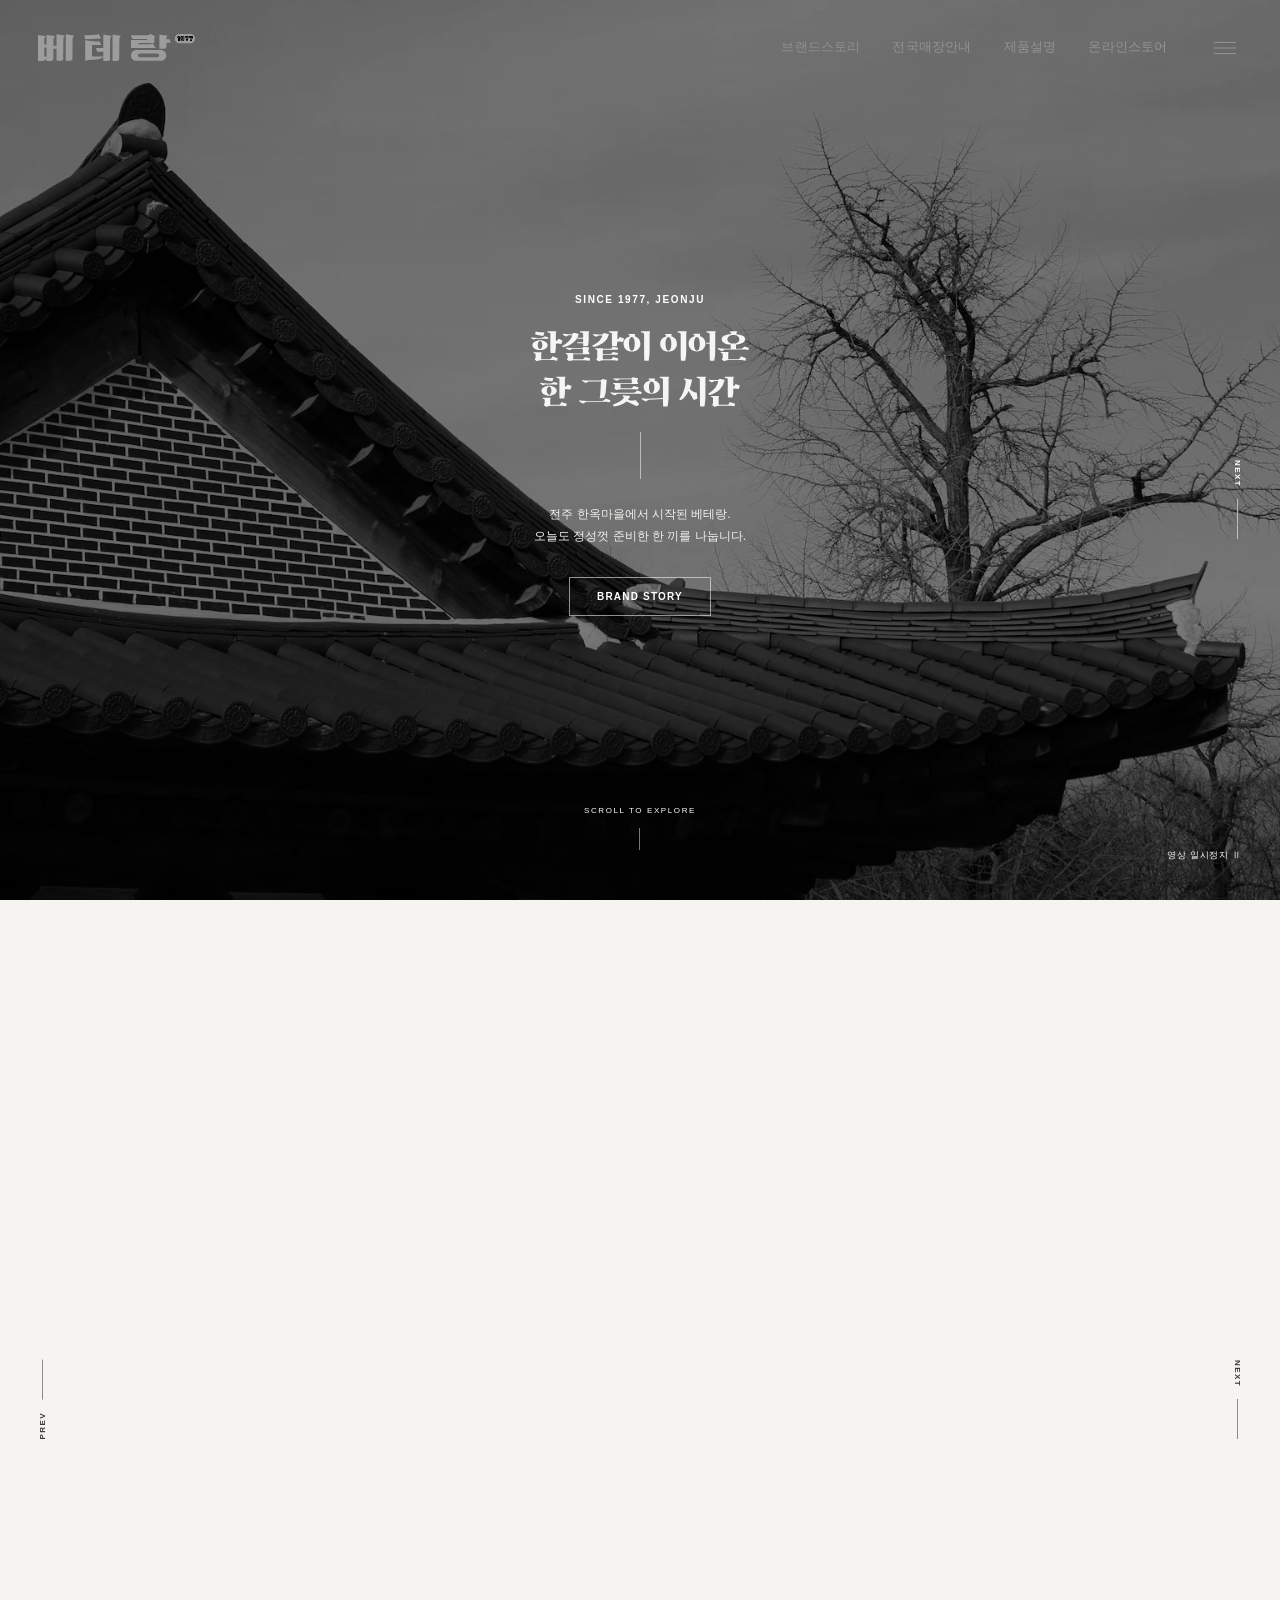
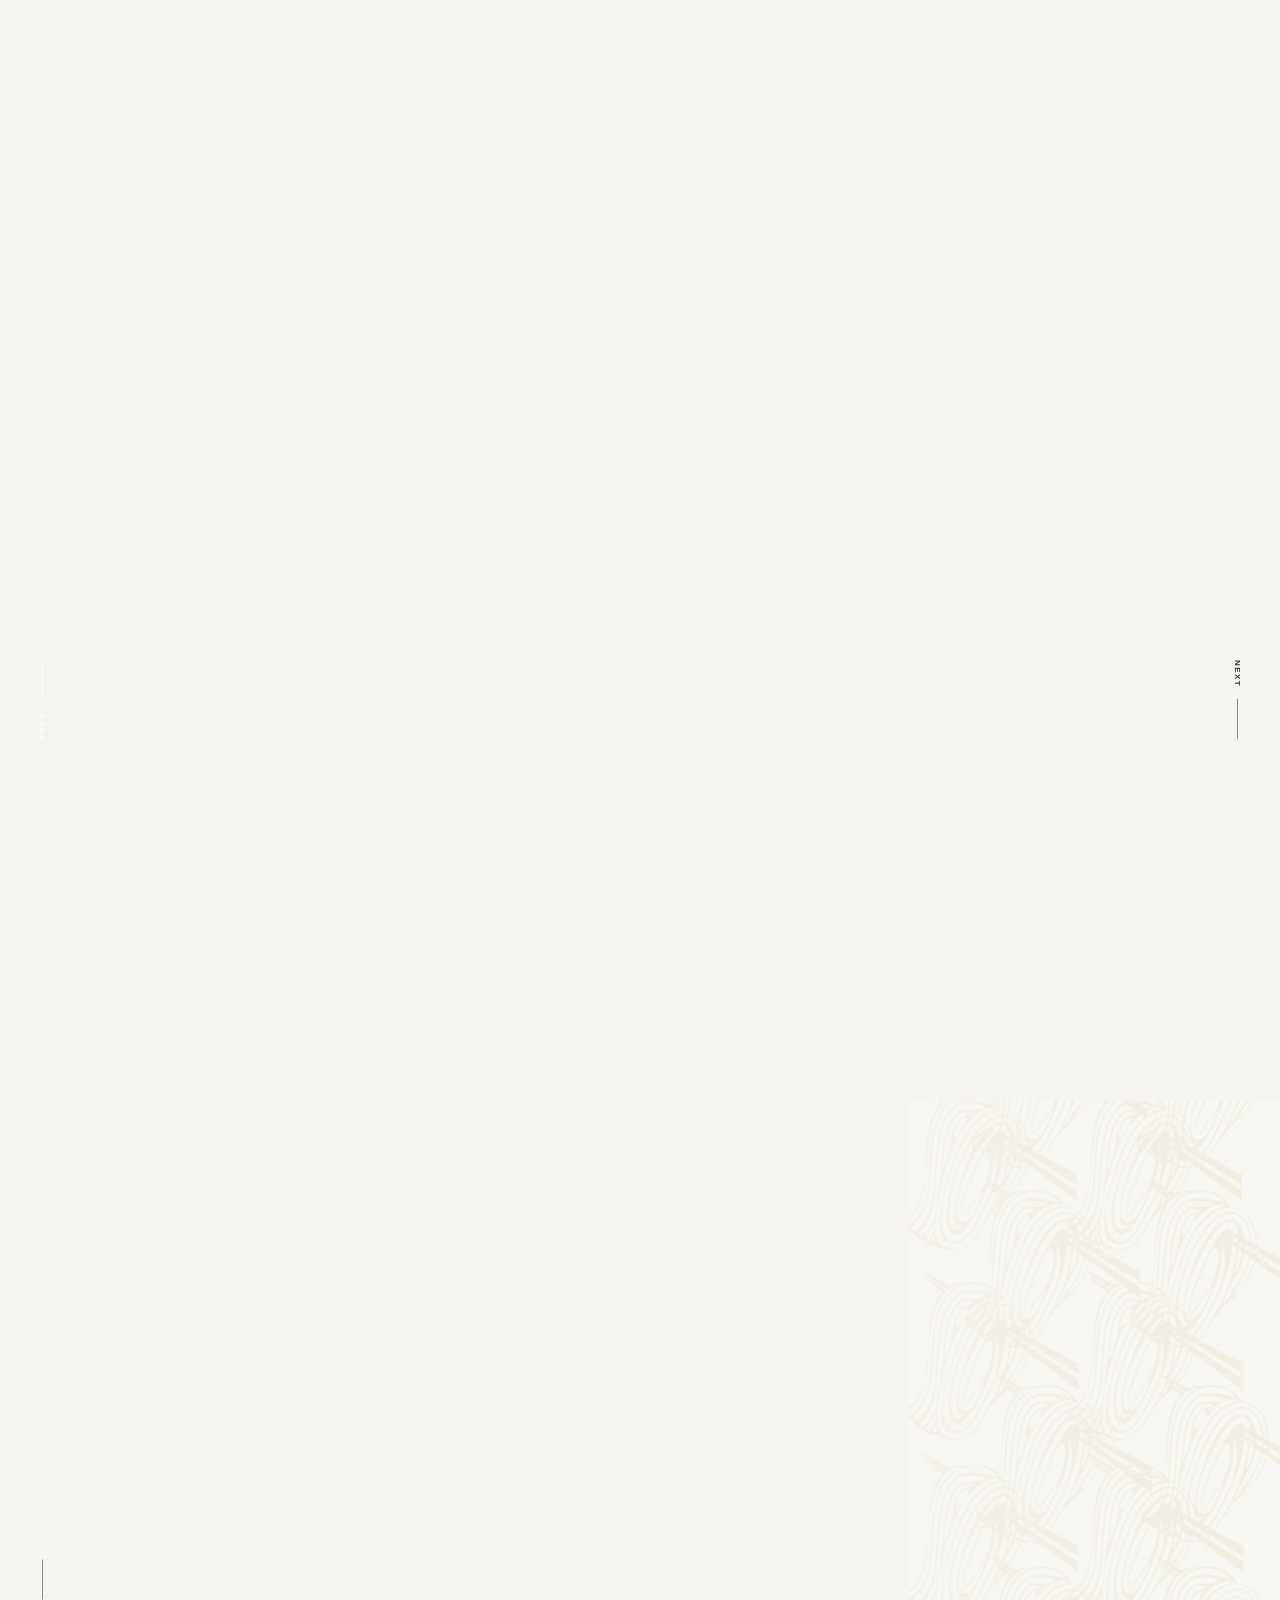
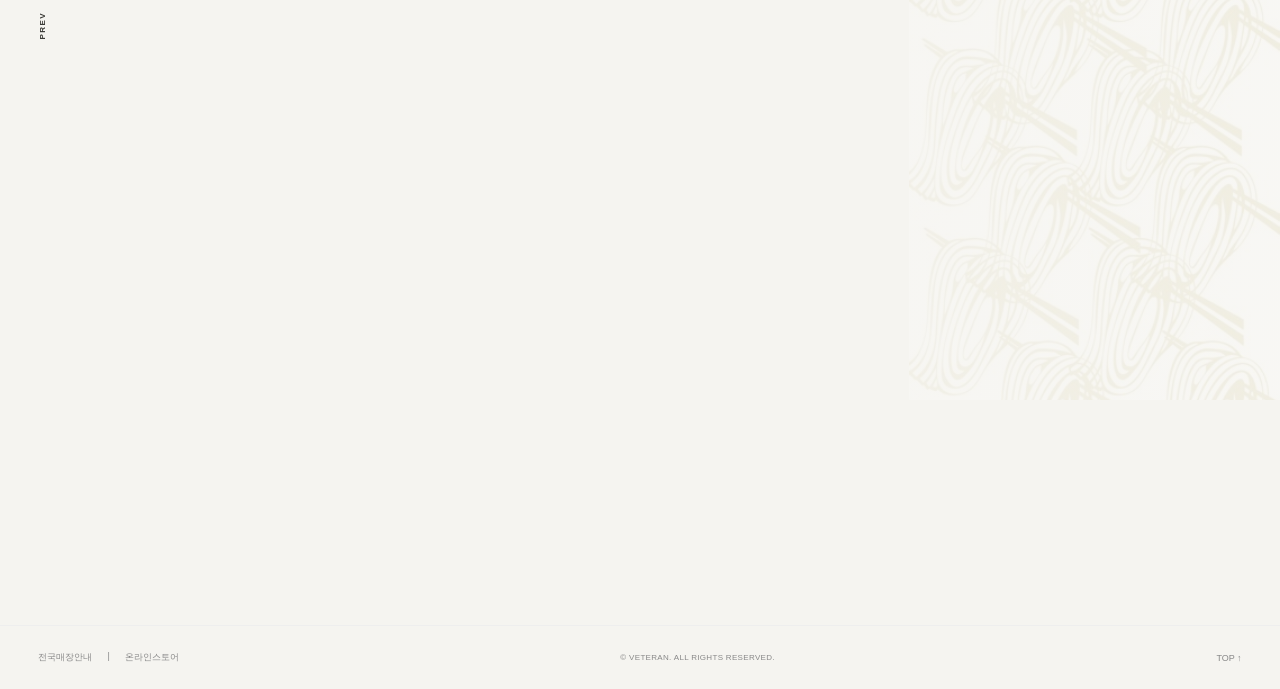
<file: index.html>
<!doctype html>
<html lang="ko">
<head>
  <meta charset="utf-8">
  <meta name="viewport" content="width=device-width, initial-scale=1">
  <meta name="google-site-verification" content="uVC5kYrctwtIjH_dxAVDOQieRdYg2J3C3PXHkI6vCJc" />
  <meta name="naver-site-verification" content="ea97ad7f828cf944c494004cc0ea4221c40d455b" />
  <meta name="description" content="1977년 전주에서 시작한 베테랑. 한결같이 준비하는 칼국수와 집에서도 만나는 베테랑의 한 끼.">
  <meta name="theme-color" content="#F5F4F0">
  <meta property="og:title" content="베테랑 · 1977년부터 이어온 한 그릇">
  <meta property="og:description" content="전주의 기억을 오늘의 식탁으로. 베테랑의 이야기, 음식, 매장을 만나보세요.">
  <meta property="og:type" content="website">
  <meta property="og:url" content="https://1977veteran.github.io/">
  <meta name="robots" content="index,follow">
  <link rel="canonical" href="https://1977veteran.github.io/">
  <meta property="og:image" content="https://1977veteran.github.io/assets/brand-still.jpg">
  <meta property="og:image:width" content="1920">
  <meta property="og:image:height" content="1080">
  <title>베테랑 · 1977년부터 이어온 한 그릇</title>
  <link rel="icon" href="assets/favicon.svg" type="image/svg+xml">
  <link rel="preload" as="image" href="assets/hero-poster.jpg">
  <link rel="stylesheet" href="styles.css?v=20261124-4">
  <script src="app.js?v=20261124-4" defer></script>
</head>
<body class="homepage">
  <a class="skip" href="#main">본문 바로가기</a>
  <header class="header"><a class="brand" href="index.html" aria-label="베테랑 홈"><img src="assets/logo-light.svg" alt="베테랑 1977" width="157" height="27"></a><nav class="top-nav" aria-label="주요 메뉴"><a href="brand.html">브랜드스토리</a><a href="stores.html">전국매장안내</a><a href="products.html">제품설명</a><a href="online-store.html">온라인스토어</a></nav><button class="menu-button" aria-label="메뉴 열기" aria-controls="menu" aria-expanded="false"><svg viewBox="0 0 32 32" aria-hidden="true"><path d="M4 10h24M4 16h24M4 22h24"/></svg></button></header>
 <dialog class="menu-panel" id="menu" aria-labelledby="menu-title"><div class="menu-top"><a href="index.html"><img src="assets/logo-dark.svg" width="157" height="27" alt="베테랑 1977"></a><button class="close-button" aria-label="메뉴 닫기" data-close="menu"><svg viewBox="0 0 32 32" aria-hidden="true"><path d="m7 7 18 18M25 7 7 25"/></svg></button></div><p class="eyebrow" id="menu-title">VETERAN · SINCE 1977</p><nav aria-label="전체 메뉴"><a href="brand.html"><span>01</span>브랜드스토리<small>BRAND STORY</small></a><a href="stores.html"><span>02</span>전국매장안내<small>OUR STORES</small></a><a href="products.html"><span>03</span>제품설명<small>OUR PRODUCTS</small></a><a href="online-store.html"><span>04</span>온라인스토어<small>ONLINE STORE</small></a></nav><div class="menu-links"><a href="https://www.instagram.com/veteran_1977/" target="_blank" rel="noopener noreferrer">INSTAGRAM ↗</a><a href="https://brand.naver.com/veteran/" target="_blank" rel="noopener noreferrer">OFFICIAL STORE ↗</a></div></dialog>

  <main id="main">
    <section class="scene hero" id="home" aria-labelledby="hero-title">
      <video class="hero-image hero-video" id="hero-video" autoplay muted loop playsinline preload="auto" poster="assets/hero-poster.jpg" aria-label="베테랑 주방과 매장의 흑백 영상, 소리 없이 반복 재생" width="1280" height="720"><source src="assets/brand-film.mp4" type="video/mp4">영상 재생을 지원하는 브라우저에서 확인해 주세요.</video>
      <div class="hero-shade"></div><button class="video-toggle" id="video-toggle" aria-label="배경 영상 일시정지">영상 일시정지 <span aria-hidden="true">Ⅱ</span></button>
      <div class="hero-copy">
        <p class="eyebrow">SINCE 1977, JEONJU</p>
        <h1 id="hero-title"><picture><source media="(max-width:650px)" srcset="assets/type-outline/index-0-center.svg"><img class="title-art" src="assets/type-outline/index-0.svg" alt="" aria-hidden="true" style="width:6.5065em" width="416" height="147"></picture><span class="sr-only">한결같이 이어온 한 그릇의 시간</span></h1>
        <span class="stem" aria-hidden="true"></span>
        <p class="description">전주 한옥마을에서 시작된 베테랑.<br>오늘도 정성껏 준비한 한 끼를 나눕니다.</p>
        <a class="outline-button" href="brand.html">BRAND STORY</a>
      </div>
      <a class="side-next" href="#story" aria-label="베테랑 이야기로 이동">NEXT<span></span></a>
      <a class="scroll-cue" href="#story">SCROLL TO EXPLORE<span></span></a>
    </section>

    <section class="scene story" id="story" aria-labelledby="story-title">
      <div class="section-heading"><p class="eyebrow">OUR STORY</p><h2 id="story-title"><picture><source media="(max-width:650px)" srcset="assets/type-outline/index-1-center.svg"><img class="title-art" src="assets/type-outline/index-1.svg" alt="" aria-hidden="true" style="width:11.0685em" width="708" height="61"></picture><span class="sr-only">익숙한 한 그릇에 담긴 마음</span></h2></div>
      <div class="story-grid">
        <a class="story-photo" href="https://www.instagram.com/p/DebCiYSSZDf/" target="_blank" rel="noopener noreferrer"><img src="assets/kitchen-hands.jpg" alt="제면기에서 면을 뽑아 받는 베테랑 주방의 모습" loading="lazy" width="1440" height="1740"><div class="photo-caption"><span>매일 이어가는 손길</span><h3>시간이 쌓여 익숙해진 일도<br>소홀히 넘기지 않도록.</h3></div></a>
        <a class="story-photo" href="stores.html"><img src="assets/store-interior.jpg" alt="손님들이 식사하는 베테랑 매장의 흑백 풍경" loading="lazy" width="1000" height="1000"><div class="photo-caption"><span>사람이 머무는 자리</span><h3>각자의 하루가 만나는 곳.<br>따뜻한 한 그릇을 준비합니다.</h3></div></a>
        <a class="story-photo" href="brand.html"><img src="assets/jeonju-roof.jpg" alt="전주 한옥의 기와지붕을 담은 흑백 사진" loading="lazy" width="1000" height="1000"><div class="photo-caption"><span>전주에서 이어온 시간</span><h3>익숙한 풍경, 오래 남는 기억.<br>1977년부터 이어온 베테랑.</h3></div></a>
      </div>
      <a class="side-prev" href="#home" aria-label="첫 화면으로 이동">PREV<span></span></a><a class="side-next" href="#signature" aria-label="대표 메뉴로 이동">NEXT<span></span></a>
    </section>

    <section class="scene signature" id="signature" aria-labelledby="signature-title">
      <div class="signature-image signature-slideshow" aria-label="재료와 그릇 사진" data-interval="1500">
        <img class="is-active" src="assets/ingredient-salt.jpg" alt="손바닥 위에 올린 굵은 소금" width="1345" height="1599" loading="lazy">
        <img src="assets/ingredient-cabbage.jpg" alt="연둣빛 배추 잎의 섬세한 결" width="1345" height="1599" loading="lazy" aria-hidden="true">
        <img src="assets/ingredient-chilli.jpg" alt="빛이 투과하는 붉은 고추의 단면" width="1345" height="1599" loading="lazy" aria-hidden="true">
        <img src="assets/ceramic-table.jpg" alt="차분한 청회색 도자기 그릇들" width="1514" height="1800" loading="lazy" aria-hidden="true">
      </div>
      <div class="signature-copy"><p class="eyebrow">VETERAN KALGUKSU</p><h2 id="signature-title"><picture><source media="(max-width:650px)" srcset="assets/type-outline/index-2-center.svg"><img class="title-art" src="assets/type-outline/index-2.svg" alt="" aria-hidden="true" style="width:7.8925em" width="505" height="147"></picture><span class="sr-only">전주에서의 기억, 오늘의 한 그릇으로</span></h2><span class="short-rule" aria-hidden="true"></span><p class="description">부드럽게 풀린 달걀, 고소한 들깨,<br>김과 고춧가루가 어우러진 칼국수.<br>베테랑의 익숙한 맛을 만나보세요.</p><a class="outline-button" href="https://brand.naver.com/veteran/products/4954028730" target="_blank" rel="noopener noreferrer">MEET OUR MENU <span>↗</span></a></div>
      <a class="side-prev" href="#story" aria-label="브랜드 이야기로 이동">PREV<span></span></a><a class="side-next" href="#table" aria-label="집에서 즐기는 제품으로 이동">NEXT<span></span></a>
    </section>

    <section class="scene table" id="table" aria-labelledby="table-title">
      <div class="table-copy"><p class="eyebrow">AT YOUR TABLE</p><h2 id="table-title"><picture><source media="(max-width:650px)" srcset="assets/type-outline/index-3-center.svg"><img class="title-art" src="assets/type-outline/index-3.svg" alt="" aria-hidden="true" style="width:7.4525em" width="477" height="147"></picture><span class="sr-only">베테랑의 한 끼를 당신의 식탁에서도</span></h2><span class="short-rule" aria-hidden="true"></span><p class="description">생각나는 날, 편안하게 꺼내어 즐기세요.<br>칼국수부터 만두와 콩물까지.<br>베테랑의 맛을 집으로 전합니다.</p><a class="outline-button" href="https://brand.naver.com/veteran/" target="_blank" rel="noopener noreferrer">ONLINE STORE <span>↗</span></a><a class="text-button" href="stores.html">가까운 매장 찾기 <span>→</span></a></div>
      <div class="table-grid">
        <a class="menu-tile" href="https://brand.naver.com/veteran/products/4954028730" target="_blank" rel="noopener noreferrer"><img src="assets/noodle-table.webp" alt="칼국수와 깍두기를 차린 베테랑 한 상" loading="lazy" width="1000" height="1000"><span>칼국수<small>KALGUKSU ↗</small></span></a>
        <a class="menu-tile" href="https://brand.naver.com/veteran/products/5247005203" target="_blank" rel="noopener noreferrer"><img src="assets/mandu.webp" alt="대나무 찜기에 담긴 베테랑 고기만두" loading="lazy" width="1000" height="1000"><span>고기만두<small>MANDU ↗</small></span></a>
        <a class="menu-tile" href="https://brand.naver.com/veteran/products/4962716386" target="_blank" rel="noopener noreferrer"><img src="assets/soy-milk.webp" alt="베테랑 콩물을 부어 완성한 콩국수 한 그릇" loading="lazy" width="1000" height="1000"><span>오리지널 콩물<small>SOY MILK ↗</small></span></a>
        <a class="menu-tile" href="https://brand.naver.com/veteran/products/4954028730" target="_blank" rel="noopener noreferrer"><img src="assets/noodle-store.webp" alt="김과 들깨, 고춧가루로 완성한 칼국수" loading="lazy" width="1000" height="1000"><span>집에서 즐기는 한 끼<small>FROM JEONJU ↗</small></span></a>
      </div>
      <a class="side-prev" href="#signature" aria-label="대표 메뉴로 이동">PREV<span></span></a>
    </section>

    <section class="journal" aria-labelledby="journal-title"><img class="journal-brush" src="assets/brush-detail.jpg" alt="붓의 질감으로 표현한 베테랑 그래픽" width="1200" height="1040" loading="lazy"><div><p class="eyebrow">FROM OUR KITCHEN</p><h2 id="journal-title"><picture><source media="(max-width:650px)" srcset="assets/type-outline/index-4-center.svg"><img class="title-art" src="assets/type-outline/index-4.svg" alt="" aria-hidden="true" style="width:5.7935em" width="371" height="60"></picture><span class="sr-only">베테랑의 오늘</span></h2></div><p>정성껏 준비하는 주방과 한 그릇의 이야기.<br>베테랑의 일상은 인스타그램에서 이어집니다.</p><a class="outline-button" href="https://www.instagram.com/veteran_1977/" target="_blank" rel="noopener noreferrer">INSTAGRAM <span>↗</span></a></section>
  </main>

  <footer class="footer"><div><a href="stores.html">전국매장안내</a><span aria-hidden="true">|</span><a href="online-store.html">온라인스토어</a></div><p>© VETERAN. ALL RIGHTS RESERVED.</p><a href="#main" aria-label="맨 위로 이동">TOP ↑</a></footer>
</body>
</html>
</file>
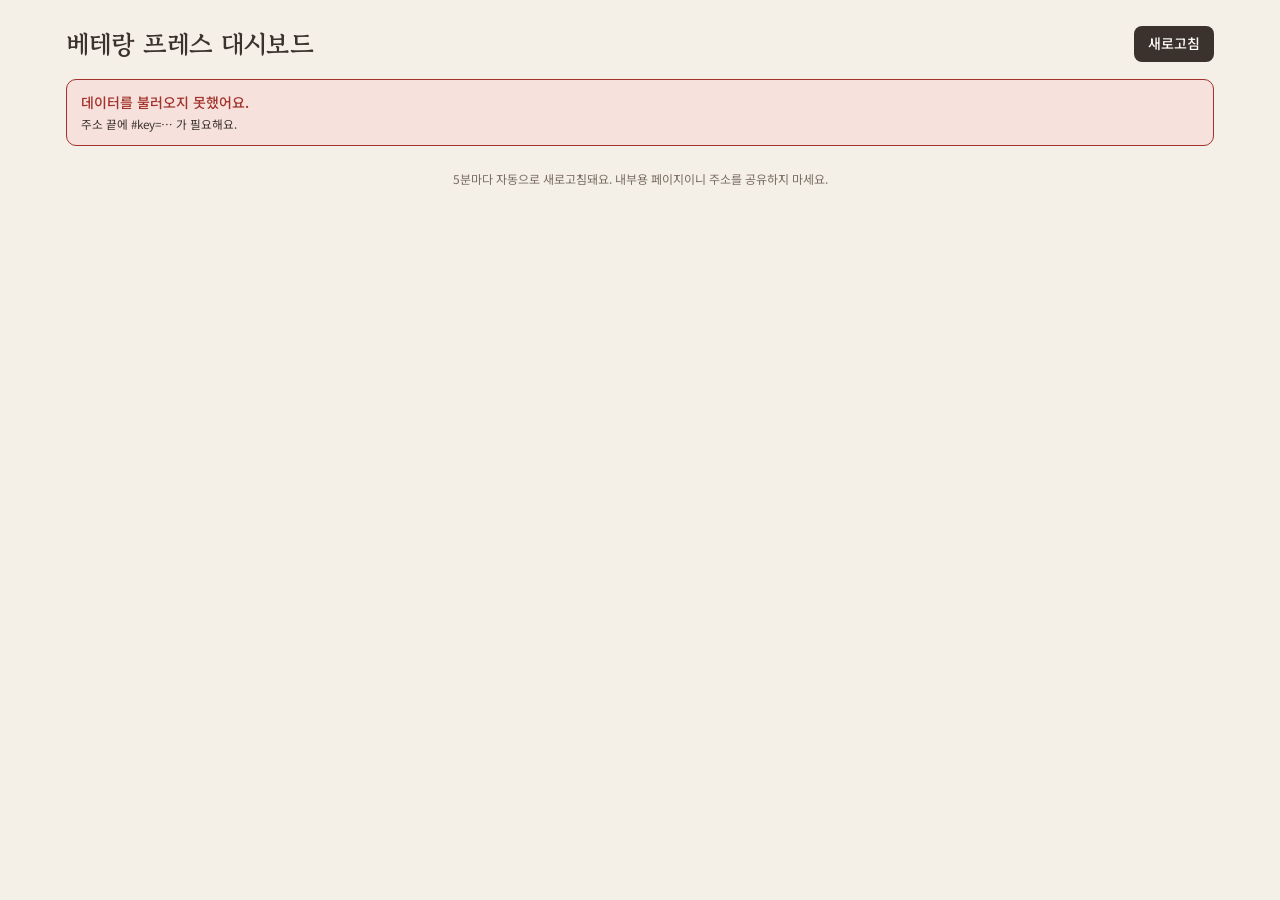
<file: admin/index.html>
<!DOCTYPE html>
<html lang="ko">
<head>
<base target="_top">
<meta charset="utf-8">
<meta name="viewport" content="width=device-width, initial-scale=1">
<meta name="robots" content="noindex,nofollow">
<title>베테랑 프레스 대시보드</title>
<link rel="preconnect" href="https://fonts.googleapis.com">
<link rel="preconnect" href="https://fonts.gstatic.com" crossorigin>
<link href="https://fonts.googleapis.com/css2?family=Gowun+Batang:wght@700&family=Noto+Sans+KR:wght@400;500;700&display=swap" rel="stylesheet">
<style>
:root {
  --bg: #f4efe7;
  --paper: #fffdf9;
  --cream: #efe6d8;
  --ink: #3b322d;
  --ink-soft: #7a6c62;
  --line: #e2d8c9;
  --red: #a3322a;
  --red-soft: #f6e1dd;
  --bar: #3b322d;
  --line-open: #a3322a;
  --line-click: #b8872e;
  --ok: #3f7a52;
  --ok-soft: #e1eee4;
  --warn-soft: #f5ead0;
  --warn: #8a6516;
  --info-soft: #e6e9ee;
  --info: #3f5873;
  --focus: #1d5fd1;
  --shadow: 0 1px 2px rgba(59,50,45,.08);
}
@media (prefers-color-scheme: dark) {
  :root:not([data-theme="light"]) {
    --bg: #1c1815; --paper: #26211d; --cream: #342d27; --ink: #efe6d8; --ink-soft: #b3a596;
    --line: #3d352f; --red: #e2685d; --red-soft: #4a2622; --bar: #cdbfae;
    --line-open: #ee7b70; --line-click: #e3b45a; --ok: #7fc194; --ok-soft: #23362a;
    --warn-soft: #3d3220; --warn: #e3b45a; --info-soft: #28313b; --info: #9db8d6;
    --focus: #7db0ff; --shadow: none;
  }
}
* { box-sizing: border-box; }
html { -webkit-text-size-adjust: 100%; }
body {
  margin: 0; background: var(--bg); color: var(--ink);
  font-family: 'Noto Sans KR', -apple-system, 'Apple SD Gothic Neo', 'Malgun Gothic', sans-serif;
  font-size: 14px; line-height: 1.5;
}
.wrap { max-width: 1180px; margin: 0 auto; padding: 16px; }
:focus-visible { outline: 3px solid var(--focus); outline-offset: 2px; border-radius: 4px; }
a { color: var(--red); text-underline-offset: 2px; }
a:hover { text-decoration-thickness: 2px; }

header.top { display: flex; flex-wrap: wrap; align-items: center; gap: 10px 14px; padding: 8px 0 16px; }
h1 { font-family: 'Gowun Batang', serif; font-size: 26px; margin: 0; letter-spacing: -.01em; }
.chips { display: flex; flex-wrap: wrap; gap: 6px; align-items: center; }
.chip { display: inline-block; padding: 2px 10px; border-radius: 999px; font-size: 12px; font-weight: 500;
  background: var(--cream); color: var(--ink); border: 1px solid var(--line); white-space: nowrap; }
.chip.red { background: var(--red); color: #fff; border-color: var(--red); }
.chip.warn { background: var(--warn-soft); color: var(--warn); border-color: transparent; }
.spacer { flex: 1 1 auto; }
.updated { color: var(--ink-soft); font-size: 12px; }
button { font: inherit; cursor: pointer; }
.btn { background: var(--ink); color: var(--paper); border: 0; border-radius: 8px; padding: 7px 14px; font-weight: 500; min-height: 36px; }
.btn:hover { opacity: .88; }
.btn[disabled] { opacity: .5; cursor: progress; }

.banner { background: var(--red-soft); color: var(--red); border: 1px solid var(--red); border-radius: 10px;
  padding: 12px 14px; margin: 0 0 16px; font-weight: 500; }
.banner small { display: block; font-weight: 400; color: var(--ink); margin-top: 2px; }
[hidden] { display: none !important; }

.kpis { display: grid; grid-template-columns: repeat(auto-fit, minmax(150px, 1fr)); gap: 10px; margin-bottom: 16px; }
.kpi { background: var(--paper); border: 1px solid var(--line); border-radius: 12px; padding: 12px 14px; box-shadow: var(--shadow); min-width: 0; }
@media (min-width: 900px) { .kpis { grid-template-columns: repeat(4, 1fr); } }
.kpi .l { color: var(--ink-soft); font-size: 12px; }
.kpi .v { font-size: 26px; font-weight: 700; line-height: 1.2; font-variant-numeric: tabular-nums; }
.kpi .s { color: var(--ink-soft); font-size: 12px; font-variant-numeric: tabular-nums; }
.kpi.alert { border-color: var(--red); background: var(--red-soft); }
.kpi.alert .v { color: var(--red); }

.card { background: var(--paper); border: 1px solid var(--line); border-radius: 12px; padding: 14px 16px; margin-bottom: 16px; box-shadow: var(--shadow); }
.card h2 { font-size: 15px; margin: 0 0 10px; }
.two { display: grid; grid-template-columns: 1fr; gap: 16px; }
@media (min-width: 900px) { .two { grid-template-columns: 340px 1fr; } .two > .card { margin-bottom: 0; } .two { margin-bottom: 16px; } }

.funnel { display: grid; gap: 8px; }
.frow { display: grid; grid-template-columns: 44px 1fr 72px; align-items: center; gap: 8px; font-size: 13px; }
.frow .track { background: var(--cream); border-radius: 6px; height: 18px; overflow: hidden; }
.frow .fill { height: 100%; background: var(--bar); border-radius: 6px; min-width: 2px; }
.frow:nth-child(n+4) .fill { background: var(--red); }
.frow .n { text-align: right; font-variant-numeric: tabular-nums; font-weight: 500; }
.frow .n small { color: var(--ink-soft); font-weight: 400; }

.chart-wrap { width: 100%; }
.chart-wrap svg { width: 100%; height: auto; display: block; }
.legend { display: flex; flex-wrap: wrap; gap: 4px 14px; font-size: 12px; color: var(--ink-soft); margin-bottom: 6px; }
.legend i { display: inline-block; width: 12px; height: 12px; border-radius: 3px; vertical-align: -2px; margin-right: 4px; }
.chart-wrap .ax { stroke: var(--line); stroke-width: 1; }
.chart-wrap text { fill: var(--ink-soft); font-size: 11px; font-family: inherit; }
.chart-wrap .bar { fill: var(--bar); opacity: .85; }
.chart-wrap .l-open { stroke: var(--line-open); }
.chart-wrap .l-click { stroke: var(--line-click); }
.chart-wrap .ln { fill: none; stroke-width: 2.2; stroke-linejoin: round; stroke-linecap: round; }
.chart-wrap .d-open { fill: var(--line-open); } .chart-wrap .d-click { fill: var(--line-click); }

.tabs { display: flex; gap: 4px; border-bottom: 1px solid var(--line); margin-bottom: 12px; overflow-x: auto; }
.tab { background: none; border: 0; border-bottom: 3px solid transparent; padding: 10px 14px; color: var(--ink-soft); font-weight: 500; white-space: nowrap; }
.tab[aria-selected="true"] { color: var(--ink); border-bottom-color: var(--red); }
.tab .cnt { display: inline-block; margin-left: 6px; padding: 0 7px; border-radius: 999px; background: var(--cream); font-size: 11px; color: var(--ink); }
.tab .cnt.red { background: var(--red); color: #fff; }

.tools { display: flex; flex-wrap: wrap; gap: 8px; margin-bottom: 10px; }
.tools select, .tools input { font: inherit; color: var(--ink); background: var(--paper); border: 1px solid var(--line); border-radius: 8px; padding: 7px 10px; min-height: 36px; }
.tools input { flex: 1 1 200px; min-width: 0; }

.tscroll { overflow-x: auto; border: 1px solid var(--line); border-radius: 10px; background: var(--paper); -webkit-overflow-scrolling: touch; }
table { border-collapse: collapse; width: 100%; min-width: 860px; }
th, td { text-align: left; padding: 8px 10px; border-bottom: 1px solid var(--line); vertical-align: top; }
th { font-size: 12px; color: var(--ink-soft); font-weight: 500; background: var(--cream); position: sticky; top: 0; white-space: nowrap; }
tr:last-child td { border-bottom: 0; }
tbody tr:hover { background: color-mix(in srgb, var(--cream) 45%, transparent); }
td.num { font-variant-numeric: tabular-nums; white-space: nowrap; }
td .sub { display: block; color: var(--ink-soft); font-size: 12px; }
td.subj { max-width: 260px; overflow-wrap: anywhere; }
.pill { display: inline-block; padding: 1px 9px; border-radius: 999px; font-size: 12px; font-weight: 500; white-space: nowrap; background: var(--cream); color: var(--ink); }
.pill.sent, .pill.replied { background: var(--ok-soft); color: var(--ok); }
.pill.pending_approval, .pill.draft, .pill.ooo { background: var(--warn-soft); color: var(--warn); }
.pill.approved { background: var(--info-soft); color: var(--info); }
.pill.rejected, .pill.bounced, .pill.unsubscribed, .pill.declined { background: var(--red-soft); color: var(--red); }
.muted { color: var(--ink-soft); }
.redcheck { color: var(--red); font-weight: 700; font-size: 16px; }
.score { display: flex; align-items: center; gap: 6px; min-width: 110px; }
.score .track { flex: 1; height: 8px; background: var(--cream); border-radius: 4px; overflow: hidden; }
.score .fill { height: 100%; background: var(--bar); }
.score span { font-variant-numeric: tabular-nums; font-size: 12px; width: 24px; text-align: right; }

.hlist { list-style: none; margin: 0; padding: 0; display: grid; gap: 8px; }
.hitem { background: var(--paper); border: 1px solid var(--line); border-left: 4px solid var(--red); border-radius: 10px; padding: 10px 14px; }
.hitem .meta { display: flex; flex-wrap: wrap; gap: 6px 10px; align-items: center; font-size: 12px; color: var(--ink-soft); margin-bottom: 4px; }
.hitem .from { font-weight: 700; color: var(--ink); font-size: 14px; }
.hitem p { margin: 0 0 6px; overflow-wrap: anywhere; }

.empty { text-align: center; padding: 36px 16px; color: var(--ink-soft); background: var(--paper); border: 1px dashed var(--line); border-radius: 10px; }
.empty b { display: block; color: var(--ink); font-size: 15px; margin-bottom: 4px; }
.loading { text-align: center; padding: 60px 0; color: var(--ink-soft); }
.foot { color: var(--ink-soft); font-size: 12px; text-align: center; padding: 8px 0 24px; }
@media (max-width: 520px) { h1 { font-size: 22px; } .kpi .v { font-size: 22px; } .wrap { padding: 12px 16px; } }
@media (prefers-reduced-motion: no-preference) { .fill { transition: width .4s ease; } }
</style>
</head>
<body>
<div class="wrap">
  <header class="top">
    <h1>베테랑 프레스 대시보드</h1>
    <div class="chips" id="chips" aria-live="polite"></div>
    <div class="spacer"></div>
    <span class="updated" id="updated"></span>
    <button class="btn" id="refresh" type="button">새로고침</button>
  </header>

  <div class="banner" id="error" role="alert" hidden></div>
  <div class="loading" id="loading">불러오는 중…</div>

  <main id="main" hidden>
    <section class="kpis" id="kpis" aria-label="핵심 지표"></section>

    <div class="two">
      <section class="card" aria-labelledby="h-funnel"><h2 id="h-funnel">전환 퍼널</h2><div class="funnel" id="funnel"></div></section>
      <section class="card" aria-labelledby="h-chart"><h2 id="h-chart">최근 30일</h2>
        <div class="legend"><span><i style="background:var(--bar)"></i>발송</span><span><i style="background:var(--line-open)"></i>열람</span><span><i style="background:var(--line-click)"></i>클릭</span></div>
        <div class="chart-wrap" id="chart"></div>
      </section>
    </div>

    <div class="tabs" role="tablist" aria-label="상세 보기" id="tabs">
      <button class="tab" role="tab" id="tab-outreach" aria-controls="panel-outreach" aria-selected="true" data-tab="outreach">아웃리치<span class="cnt" id="c-outreach">0</span></button>
      <button class="tab" role="tab" id="tab-human" aria-controls="panel-human" aria-selected="false" tabindex="-1" data-tab="human">확인 필요<span class="cnt" id="c-human">0</span></button>
      <button class="tab" role="tab" id="tab-journalists" aria-controls="panel-journalists" aria-selected="false" tabindex="-1" data-tab="journalists">기자<span class="cnt" id="c-journalists">0</span></button>
    </div>

    <section id="panel-outreach" role="tabpanel" aria-labelledby="tab-outreach">
      <div class="tools">
        <select id="f-status" aria-label="상태 필터"></select>
        <input id="f-q" type="search" placeholder="기자, 매체, 제목 검색" aria-label="아웃리치 검색">
      </div>
      <div id="outreach-body"></div>
    </section>
    <section id="panel-human" role="tabpanel" aria-labelledby="tab-human" hidden><div id="human-body"></div></section>
    <section id="panel-journalists" role="tabpanel" aria-labelledby="tab-journalists" hidden>
      <div class="tools"><input id="j-q" type="search" placeholder="이름, 매체, 분야 검색" aria-label="기자 검색"></div>
      <div id="journalists-body"></div>
    </section>
  </main>
  <div class="foot">5분마다 자동으로 새로고침돼요. 내부용 페이지이니 주소를 공유하지 마세요.</div>
</div>

<script id="page-script">
(function () {
  'use strict';
  var KEY = '<?= key ?>';
  var STATIC = KEY.charAt(0) === '<';
  if (STATIC) { var m = /(?:^|[#&])key=([0-9a-f]+)/.exec(location.hash); KEY = m ? m[1] : ''; }
  var DATA_URL = 'https://script.google.com/macros/s/AKfycbxKqqJhJmY65kHpgfvfltI-hFYRVryOoXP6MuFzZXgjrMFXmyvJaZ9Q7Xcl7KMqtlL0/exec';
  var REFRESH_MS = 5 * 60 * 1000;
  var data = null;

  var STATUS = { draft: '초안', pending_approval: '승인 대기', approved: '승인됨', rejected: '반려', sent: '발송됨', bounced: '반송' };
  var STEP = { initial: '첫 메일', followup1: '후속 1', followup2: '후속 2' };
  var REPLY = { none: '', replied: '답장', declined: '거절', unsubscribed: '수신거부', ooo: '부재중' };
  var LANG = { ko: '한국어', en: 'English' };

  function $(id) { return document.getElementById(id); }
  function el(tag, props, kids) {
    var n = document.createElement(tag);
    if (props) for (var k in props) {
      if (k === 'class') n.className = props[k];
      else if (k === 'text') n.textContent = props[k];
      else n.setAttribute(k, props[k]);
    }
    if (kids) for (var i = 0; i < kids.length; i++) if (kids[i]) n.appendChild(kids[i]);
    return n;
  }
  function svg(tag, props, text) {
    var n = document.createElementNS('http://www.w3.org/2000/svg', tag);
    if (props) for (var k in props) n.setAttribute(k, props[k]);
    if (text != null) n.textContent = text;
    return n;
  }
  function clear(n) { while (n.firstChild) n.removeChild(n.firstChild); }
  function num(v) { v = Number(v); return isFinite(v) ? v : 0; }
  function fmt(v) { return num(v).toLocaleString('ko-KR'); }
  function safeUrl(u) { return (typeof u === 'string' && /^https?:\/\//i.test(u)) ? u : ''; }
  function link(url, text, cls) {
    var u = safeUrl(url);
    if (!u) return el('span', { text: text, class: cls || '' });
    return el('a', { href: u, target: '_blank', rel: 'noopener noreferrer', text: text, class: cls || '' });
  }
  function pill(kind, label) { return el('span', { class: 'pill ' + kind, text: label }); }
  function pct(a, b) { return num(b) > 0 ? (Math.round(num(a) / num(b) * 1000) / 10) + '%' : '—'; }

  function parseDate(s) { if (!s) return null; var d = new Date(s); return isNaN(d.getTime()) ? null : d; }
  function kstParts(d) {
    var p = {}; new Intl.DateTimeFormat('en-CA', { timeZone: 'Asia/Seoul', year: 'numeric', month: '2-digit', day: '2-digit', hour: '2-digit', minute: '2-digit', hourCycle: 'h23' })
      .formatToParts(d).forEach(function (x) { p[x.type] = x.value; });
    return p;
  }
  function fmtDT(s) {
    var d = parseDate(s); if (!d) return '';
    var p = kstParts(d); return p.month + '/' + p.day + ' ' + p.hour + ':' + p.minute;
  }
  function todayKst() { var p = kstParts(new Date()); return p.year + '-' + p.month + '-' + p.day; }

  /* ---------- header ---------- */
  function renderHeader() {
    var s = data.settings || {}, c = $('chips'); clear(c);
    c.appendChild(el('span', { class: 'chip', text: s.mode === 'auto' ? '자동 모드' : '승인 모드' }));
    if (s.paused) c.appendChild(el('span', { class: 'chip red', text: '일시정지됨' }));
    if (s.sendStartDate && /^\d{4}-\d{2}-\d{2}/.test(s.sendStartDate) && s.sendStartDate.slice(0, 10) > todayKst()) {
      c.appendChild(el('span', { class: 'chip warn', text: '발송 시작일 ' + parseInt(s.sendStartDate.slice(5, 7), 10) + '/' + parseInt(s.sendStartDate.slice(8, 10), 10) }));
    }
    if (s.dailySendLimit != null) c.appendChild(el('span', { class: 'chip', text: '일일 한도 ' + fmt(s.dailySendLimit) }));
    var g = parseDate(data.generatedAt);
    $('updated').textContent = g ? '업데이트 ' + fmtDT(data.generatedAt) : '';
  }

  /* ---------- KPIs ---------- */
  function kpi(label, value, sub, alert) {
    return el('div', { class: 'kpi' + (alert ? ' alert' : '') }, [
      el('div', { class: 'l', text: label }), el('div', { class: 'v', text: value }), el('div', { class: 's', text: sub || ' ' })]);
  }
  function renderKpis() {
    var t = data.totals || {}, k = $('kpis'); clear(k);
    k.appendChild(kpi('보낸 메일', fmt(t.sent), '오늘 ' + fmt(t.sentToday) + ' / 전체 ' + fmt(t.sent)));
    k.appendChild(kpi('열람률', pct(t.opened, t.sent), fmt(t.opened) + ' / ' + fmt(t.sent)));
    k.appendChild(kpi('클릭률', pct(t.clicked, t.sent), fmt(t.clicked) + ' / ' + fmt(t.sent)));
    k.appendChild(kpi('답장', fmt(t.replied), '답장률 ' + pct(t.replied, t.sent)));
    k.appendChild(kpi('기사 게재', fmt(t.published)));
    k.appendChild(kpi('승인 대기', fmt(t.pendingApproval)));
    k.appendChild(kpi('사람 확인 필요', fmt(t.needsHuman), num(t.needsHuman) > 0 ? '확인 필요 탭 보기' : '', num(t.needsHuman) > 0));
    k.appendChild(kpi('수신거부', fmt(t.unsubscribed), '기자 ' + fmt(t.journalists) + '명 중'));
  }

  /* ---------- funnel ---------- */
  function renderFunnel() {
    var t = data.totals || {}, f = $('funnel'); clear(f);
    var rows = [['발송', t.sent], ['열람', t.opened], ['클릭', t.clicked], ['답장', t.replied], ['게재', t.published]];
    var max = Math.max(1, num(t.sent), num(t.opened), num(t.clicked), num(t.replied), num(t.published));
    rows.forEach(function (r, i) {
      var w = (num(r[1]) / max * 100);
      var fill = el('div', { class: 'fill' }); fill.style.width = w + '%';
      var n = el('div', { class: 'n' }, [document.createTextNode(fmt(r[1]))]);
      if (i > 0) n.appendChild(el('small', { text: ' ' + pct(r[1], t.sent) }));
      f.appendChild(el('div', { class: 'frow' }, [el('div', { text: r[0] }), el('div', { class: 'track' }, [fill]), n]));
    });
  }

  /* ---------- chart ---------- */
  function niceMax(v) {
    if (v <= 5) return 5;
    var p = Math.pow(10, Math.floor(Math.log10(v))), m = v / p;
    return (m <= 1 ? 1 : m <= 2 ? 2 : m <= 5 ? 5 : 10) * p;
  }
  function renderChart() {
    var host = $('chart'); clear(host);
    var d = data.daily || [];
    if (!d.length || !d.some(function (x) { return num(x.sent) || num(x.opens) || num(x.clicks); })) {
      host.appendChild(el('div', { class: 'empty' }, [el('b', { text: '아직 그래프로 그릴 데이터가 없어요' }), document.createTextNode('메일이 발송되면 일별 발송·열람·클릭 추이가 여기에 표시돼요.')]));
      return;
    }
    var W = 720, H = 260, L = 38, R = 10, T = 10, B = 28, pw = W - L - R, ph = H - T - B;
    var max = niceMax(Math.max.apply(null, d.map(function (x) { return Math.max(num(x.sent), num(x.opens), num(x.clicks)); })));
    var s = svg('svg', { viewBox: '0 0 ' + W + ' ' + H, role: 'img', 'aria-label': '최근 30일 일별 발송, 열람, 클릭 그래프' });
    function y(v) { return T + ph - (num(v) / max) * ph; }
    var step = pw / d.length;
    function x(i) { return L + step * i + step / 2; }
    for (var g = 0; g <= 4; g++) {
      var gv = max / 4 * g, gy = y(gv);
      s.appendChild(svg('line', { x1: L, x2: W - R, y1: gy, y2: gy, class: 'ax' }));
      s.appendChild(svg('text', { x: L - 6, y: gy + 4, 'text-anchor': 'end' }, String(Math.round(gv * 10) / 10)));
    }
    d.forEach(function (r, i) {
      var h = (num(r.sent) / max) * ph, bw = Math.max(2, step * 0.62);
      var bar = svg('rect', { x: x(i) - bw / 2, y: T + ph - h, width: bw, height: h, class: 'bar', rx: 2 });
      bar.appendChild(svg('title', null, r.date + ' 발송 ' + num(r.sent) + ' · 열람 ' + num(r.opens) + ' · 클릭 ' + num(r.clicks) + ' · 답장 ' + num(r.replies)));
      s.appendChild(bar);
      if (i % 5 === 0 || i === d.length - 1) {
        s.appendChild(svg('text', { x: x(i), y: H - 8, 'text-anchor': 'middle' }, String(r.date).slice(5).replace('-', '/')));
      }
    });
    [['opens', 'l-open', 'd-open'], ['clicks', 'l-click', 'd-click']].forEach(function (cfg) {
      var pts = d.map(function (r, i) { return x(i).toFixed(1) + ',' + y(r[cfg[0]]).toFixed(1); });
      s.appendChild(svg('polyline', { points: pts.join(' '), class: 'ln ' + cfg[1] }));
      d.forEach(function (r, i) { if (num(r[cfg[0]]) > 0) s.appendChild(svg('circle', { cx: x(i), cy: y(r[cfg[0]]), r: 2.6, class: cfg[2] })); });
    });
    host.appendChild(s);
  }

  /* ---------- empty states ---------- */
  function startNote() {
    var sd = (data.settings || {}).sendStartDate;
    if (sd && /^\d{4}-\d{2}-\d{2}/.test(sd) && sd.slice(0, 10) > todayKst()) {
      return parseInt(sd.slice(5, 7), 10) + '월 ' + parseInt(sd.slice(8, 10), 10) + '일 발송이 시작되면 여기에 표시돼요';
    }
    return null;
  }
  function empty(title, desc) { return el('div', { class: 'empty' }, [el('b', { text: title }), document.createTextNode(desc || '')]); }

  /* ---------- outreach ---------- */
  function renderStatusFilter() {
    var sel = $('f-status'), cur = sel.value || ''; clear(sel);
    sel.appendChild(el('option', { value: '', text: '모든 상태' }));
    Object.keys(STATUS).forEach(function (k) { sel.appendChild(el('option', { value: k, text: STATUS[k] })); });
    sel.value = cur;
  }
  function renderOutreach() {
    var body = $('outreach-body'); clear(body);
    var all = data.outreach || [];
    $('c-outreach').textContent = all.length;
    if (!all.length) {
      body.appendChild(empty(startNote() || '아직 아웃리치가 없어요', '기자에게 보낼 메일이 만들어지면 상태, 열람, 클릭, 답장이 이 표에 쌓여요.'));
      return;
    }
    var st = $('f-status').value, q = $('f-q').value.trim().toLowerCase();
    var rows = all.filter(function (r) {
      if (st && r.status !== st) return false;
      if (q && (String(r.journalist) + ' ' + r.outlet + ' ' + r.subject).toLowerCase().indexOf(q) < 0) return false;
      return true;
    }).sort(function (a, b) {
      var da = parseDate(a.lastSentAt), db = parseDate(b.lastSentAt);
      if (da && db) return db - da; if (da) return -1; if (db) return 1; return 0;
    });
    if (!rows.length) { body.appendChild(empty('조건에 맞는 항목이 없어요', '필터나 검색어를 바꿔보세요.')); return; }
    var heads = ['기자 / 매체', '언어', '단계', '상태', '제목', '발송일', '열람', '클릭', '답장', '기사'];
    var tr = el('tr'); heads.forEach(function (h) { tr.appendChild(el('th', { scope: 'col', text: h })); });
    var tbody = el('tbody');
    rows.forEach(function (r) {
      var row = el('tr');
      row.appendChild(el('td', null, [link(r.notionUrl, r.journalist || '(이름 없음)'), el('span', { class: 'sub', text: r.outlet || '' })]));
      row.appendChild(el('td', { text: LANG[r.lang] || r.lang || '' }));
      row.appendChild(el('td', { text: STEP[r.step] || r.step || '' }));
      row.appendChild(el('td', null, [pill(r.status || '', STATUS[r.status] || r.status || '')]));
      row.appendChild(el('td', { class: 'subj', text: r.subject || '' }));
      row.appendChild(el('td', { class: 'num', text: fmtDT(r.lastSentAt) || '—' }));
      var o = el('td', { class: 'num', text: num(r.opens) ? fmt(r.opens) : '—' });
      if (num(r.opens) && r.firstOpenAt) o.appendChild(el('span', { class: 'sub', text: '첫 ' + fmtDT(r.firstOpenAt) }));
      row.appendChild(o);
      var c = el('td', { class: 'num', text: num(r.clicks) ? fmt(r.clicks) : '—' });
      if (num(r.clicks) && r.firstClickAt) c.appendChild(el('span', { class: 'sub', text: '첫 ' + fmtDT(r.firstClickAt) }));
      row.appendChild(c);
      row.appendChild(el('td', null, [r.replyStatus && r.replyStatus !== 'none' ? pill(r.replyStatus, REPLY[r.replyStatus] || r.replyStatus) : el('span', { class: 'muted', text: '—' })]));
      row.appendChild(el('td', null, [safeUrl(r.publicationUrl) ? link(r.publicationUrl, '기사 보기') : el('span', { class: 'muted', text: '—' })]));
      tbody.appendChild(row);
    });
    var table = el('table', null, [el('thead', null, [tr]), tbody]);
    body.appendChild(el('div', { class: 'tscroll', tabindex: '0', role: 'region', 'aria-label': '아웃리치 표' }, [table]));
  }

  /* ---------- needs human ---------- */
  function renderHuman() {
    var body = $('human-body'); clear(body);
    var list = data.needsHuman || [];
    var cnt = $('c-human'); cnt.textContent = list.length; cnt.className = 'cnt' + (list.length ? ' red' : '');
    if (!list.length) { body.appendChild(empty('확인할 항목이 없어요', '봇이 판단하기 어려운 답장이 오면 여기에 모아서 보여줘요.')); return; }
    var ul = el('ul', { class: 'hlist' });
    list.slice().sort(function (a, b) { var da = parseDate(a.receivedAt), db = parseDate(b.receivedAt); return (db ? +db : 0) - (da ? +da : 0); }).forEach(function (h) {
      ul.appendChild(el('li', { class: 'hitem' }, [
        el('div', { class: 'meta' }, [el('span', { class: 'from', text: h.from || '(발신자 없음)' }), h.category ? el('span', { class: 'pill', text: h.category }) : null, el('span', { text: fmtDT(h.receivedAt) })]),
        el('p', { text: h.summary || '' }),
        safeUrl(h.notionUrl) ? link(h.notionUrl, 'Notion에서 열기') : null]));
    });
    body.appendChild(ul);
  }

  /* ---------- journalists ---------- */
  function renderJournalists() {
    var body = $('journalists-body'); clear(body);
    var all = data.journalists || [];
    $('c-journalists').textContent = all.length;
    if (!all.length) { body.appendChild(empty('아직 등록된 기자가 없어요', '리서치 봇이 기자를 찾아 등록하면 여기에 표시돼요.')); return; }
    var q = $('j-q').value.trim().toLowerCase();
    var rows = all.filter(function (j) { return !q || (String(j.name) + ' ' + j.outlet + ' ' + j.beat).toLowerCase().indexOf(q) >= 0; })
      .sort(function (a, b) { return num(b.fitScore) - num(a.fitScore); });
    if (!rows.length) { body.appendChild(empty('조건에 맞는 기자가 없어요', '검색어를 바꿔보세요.')); return; }
    var heads = ['이름', '매체', '언어', '분야', '적합도', '상태', '이메일', '수신거부'];
    var tr = el('tr'); heads.forEach(function (h) { tr.appendChild(el('th', { scope: 'col', text: h })); });
    var tbody = el('tbody');
    rows.forEach(function (j) {
      var sc = Math.max(0, Math.min(100, num(j.fitScore)));
      var fill = el('div', { class: 'fill' }); fill.style.width = sc + '%';
      var unsub = j.unsubscribed ? el('span', { class: 'redcheck', text: '✓', role: 'img', 'aria-label': '수신거부' }) : el('span', { class: 'muted', text: '—' });
      tbody.appendChild(el('tr', null, [
        el('td', null, [link(j.notionUrl, j.name || '(이름 없음)')]),
        el('td', { text: j.outlet || '' }),
        el('td', { text: LANG[j.lang] || j.lang || '' }),
        el('td', { text: j.beat || '' }),
        el('td', null, [el('div', { class: 'score' }, [el('div', { class: 'track' }, [fill]), el('span', { text: String(Math.round(sc)) })])]),
        el('td', { text: j.status || '' }),
        el('td', { text: j.email || '' }),
        el('td', null, [unsub])]));
    });
    body.appendChild(el('div', { class: 'tscroll', tabindex: '0', role: 'region', 'aria-label': '기자 표' }, [el('table', null, [el('thead', null, [tr]), tbody])]));
  }

  function render() {
    renderHeader(); renderKpis(); renderFunnel(); renderChart();
    renderStatusFilter(); renderOutreach(); renderHuman(); renderJournalists();
    $('loading').hidden = true; $('main').hidden = false;
  }

  /* ---------- tabs ---------- */
  function showTab(name) {
    ['outreach', 'human', 'journalists'].forEach(function (t) {
      var on = t === name;
      $('tab-' + t).setAttribute('aria-selected', on ? 'true' : 'false');
      $('tab-' + t).tabIndex = on ? 0 : -1;
      $('panel-' + t).hidden = !on;
    });
  }
  $('tabs').addEventListener('click', function (e) { var b = e.target.closest('.tab'); if (b) showTab(b.getAttribute('data-tab')); });
  $('tabs').addEventListener('keydown', function (e) {
    if (e.key !== 'ArrowRight' && e.key !== 'ArrowLeft') return;
    var names = ['outreach', 'human', 'journalists'], cur = 0;
    names.forEach(function (n, i) { if ($('tab-' + n).getAttribute('aria-selected') === 'true') cur = i; });
    var next = names[(cur + (e.key === 'ArrowRight' ? 1 : names.length - 1)) % names.length];
    showTab(next); $('tab-' + next).focus();
  });
  $('f-status').addEventListener('change', renderOutreach);
  $('f-q').addEventListener('input', renderOutreach);
  $('j-q').addEventListener('input', renderJournalists);

  /* ---------- load ---------- */
  var busy = false;
  function showError(msg) {
    var b = $('error'); clear(b);
    b.appendChild(document.createTextNode('데이터를 불러오지 못했어요.'));
    b.appendChild(el('small', { text: msg }));
    b.hidden = false;
    $('loading').hidden = true;
  }
  function load() {
    if (busy) return; busy = true;
    var btn = $('refresh'); btn.disabled = true; btn.textContent = '불러오는 중…';
    function done() { busy = false; btn.disabled = false; btn.textContent = '새로고침'; }
    if (STATIC) {
      if (!KEY) { done(); showError('주소 끝에 #key=… 가 필요해요.'); return; }
      fetch(DATA_URL + '?view=data&key=' + encodeURIComponent(KEY), { credentials: 'omit', cache: 'no-store' })
        .then(function (r) { return r.json(); })
        .then(function (d) {
          done();
          if (!d || typeof d !== 'object' || d.error) { showError(d && d.error === 'forbidden' ? 'key가 올바르지 않아요.' : '서버에서 올바른 데이터를 받지 못했어요.'); return; }
          data = d; $('error').hidden = true;
          try { render(); } catch (err) { showError('화면을 그리는 중 오류가 났어요: ' + (err && err.message)); }
        })
        .catch(function (err) { done(); showError('서버에 연결하지 못했어요. (' + (err && err.message) + ')'); });
      return;
    }
    try {
      google.script.run
        .withSuccessHandler(function (d) {
          done();
          if (!d || typeof d !== 'object') { showError('서버에서 올바른 데이터를 받지 못했어요.'); return; }
          data = d; $('error').hidden = true;
          try { render(); } catch (err) { showError('화면을 그리는 중 오류가 났어요: ' + (err && err.message)); }
        })
        .withFailureHandler(function (err) {
          done();
          var m = (err && err.message) ? String(err.message) : '';
          showError('주소의 key가 올바른지 확인해 주세요. 계속되면 Apps Script 실행 로그를 확인해 주세요.' + (m ? ' (' + m + ')' : ''));
        })
        .getDashboardData(KEY);
    } catch (e) { done(); showError('이 페이지는 Apps Script 웹앱 안에서만 열려요.'); }
  }
  $('refresh').addEventListener('click', load);
  setInterval(load, REFRESH_MS);
  load();
})();
</script>
</body>
</html>
</file>
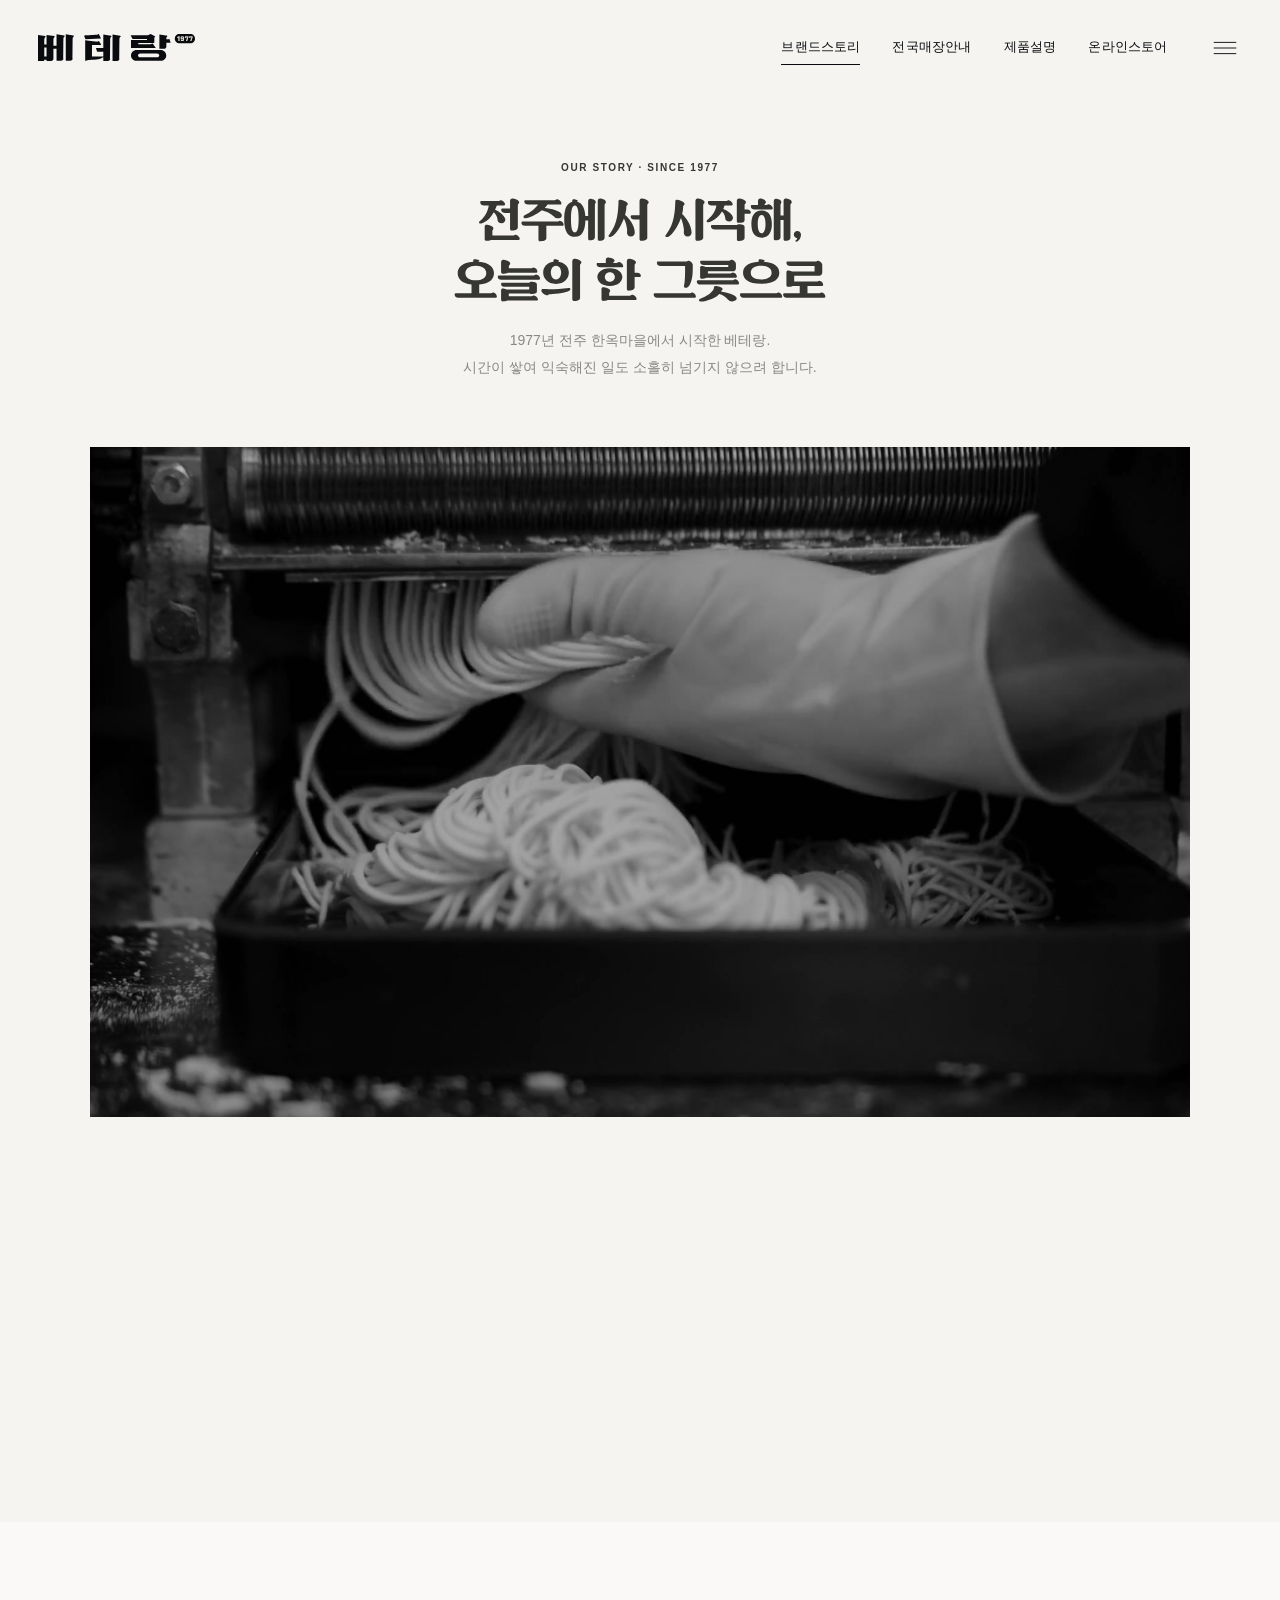
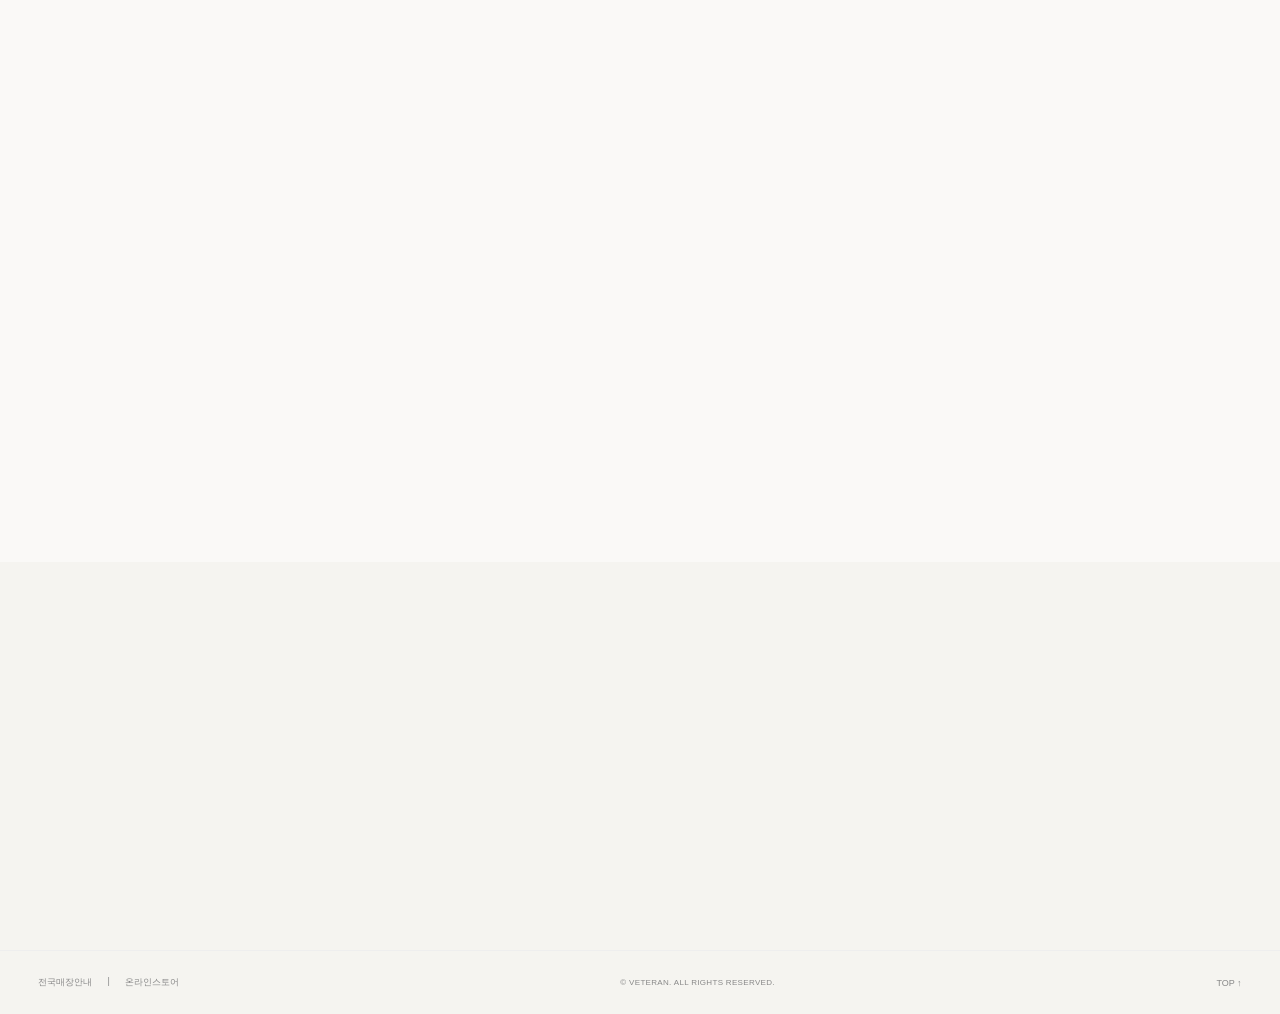
<file: brand.html>
<!doctype html>
<html lang="ko">
<head>
  <meta charset="utf-8">
  <meta name="viewport" content="width=device-width, initial-scale=1">
  <meta name="description" content="1977년 전주에서 시작한 베테랑. 재료를 준비하는 순간부터 한 그릇이 완성되기까지의 이야기.">
  <meta name="theme-color" content="#F5F4F0">
  <meta property="og:title" content="브랜드스토리 | 베테랑">
  <meta property="og:description" content="1977년 전주에서 시작한 베테랑. 재료를 준비하는 순간부터 한 그릇이 완성되기까지의 이야기.">
  <meta property="og:type" content="website">
  <meta property="og:url" content="https://1977veteran.github.io/brand.html">
  <meta name="robots" content="index,follow">
  <link rel="canonical" href="https://1977veteran.github.io/brand.html">
  <meta property="og:image" content="https://1977veteran.github.io/assets/brand-still.jpg">
  <meta property="og:image:width" content="1920">
  <meta property="og:image:height" content="1080">
  <title>브랜드스토리 | 베테랑</title>
  <link rel="icon" href="assets/favicon.svg" type="image/svg+xml">
  <link rel="stylesheet" href="styles.css?v=20261124-4">
  <script src="app.js?v=20261124-4" defer></script>
</head>
<body class="subpage"><a class="skip" href="#main">본문 바로가기</a><header class="header"><a class="brand" href="index.html" aria-label="베테랑 홈"><img src="assets/logo-light.svg" alt="베테랑 1977" width="157" height="27"></a><nav class="top-nav" aria-label="주요 메뉴"><a href="brand.html" aria-current="page">브랜드스토리</a><a href="stores.html">전국매장안내</a><a href="products.html">제품설명</a><a href="online-store.html">온라인스토어</a></nav><button class="menu-button" aria-label="메뉴 열기" aria-controls="menu" aria-expanded="false"><svg viewBox="0 0 32 32" aria-hidden="true"><path d="M4 10h24M4 16h24M4 22h24"/></svg></button></header>
 <dialog class="menu-panel" id="menu" aria-labelledby="menu-title"><div class="menu-top"><a href="index.html"><img src="assets/logo-dark.svg" width="157" height="27" alt="베테랑 1977"></a><button class="close-button" aria-label="메뉴 닫기" data-close="menu"><svg viewBox="0 0 32 32" aria-hidden="true"><path d="m7 7 18 18M25 7 7 25"/></svg></button></div><p class="eyebrow" id="menu-title">VETERAN · SINCE 1977</p><nav aria-label="전체 메뉴"><a href="brand.html"><span>01</span>브랜드스토리<small>BRAND STORY</small></a><a href="stores.html"><span>02</span>전국매장안내<small>OUR STORES</small></a><a href="products.html"><span>03</span>제품설명<small>OUR PRODUCTS</small></a><a href="online-store.html"><span>04</span>온라인스토어<small>ONLINE STORE</small></a></nav><div class="menu-links"><a href="https://www.instagram.com/veteran_1977/" target="_blank" rel="noopener noreferrer">INSTAGRAM ↗</a><a href="https://brand.naver.com/veteran/" target="_blank" rel="noopener noreferrer">OFFICIAL STORE ↗</a></div></dialog><main id="main">
 <section class="page-intro"><p class="eyebrow">OUR STORY · SINCE 1977</p><h1><picture><source media="(max-width:650px)" srcset="assets/type-outline/brand-0-center.svg"><img class="title-art" src="assets/type-outline/brand-0.svg" alt="" aria-hidden="true" style="width:8.3525em" width="535" height="152"></picture><span class="sr-only">전주에서 시작해, 오늘의 한 그릇으로</span></h1><p>1977년 전주 한옥마을에서 시작한 베테랑.<br>시간이 쌓여 익숙해진 일도 소홀히 넘기지 않으려 합니다.</p></section>
 <figure class="brand-wide"><img src="assets/brand-still.jpg" alt="음식을 준비하는 베테랑 주방의 손길" width="1280" height="720"></figure>
 <section class="editorial-section"><div><p class="eyebrow">FROM OUR KITCHEN</p><h2><picture><source media="(max-width:650px)" srcset="assets/type-outline/brand-1-center.svg"><img class="title-art" src="assets/type-outline/brand-1.svg" alt="" aria-hidden="true" style="width:8.3985em" width="538" height="151"></picture><span class="sr-only">매일의 손길이 한 그릇을 만듭니다</span></h2></div><div class="editorial-copy"><p>문밖으로는 사람들이 오가고, 주방에서는 면을 뽑습니다. 끓는 물을 살피고 그릇을 챙기다 보면 어느새 점심시간입니다.</p><p>처음 오신 분도, 오랜만에 다시 오신 분도 각자의 하루 중에 잠깐 이곳에 들렀다 갑니다. 어떤 하루를 보내고 계시든, 오늘 한 끼는 맛있게 드셨으면 합니다.</p><a class="text-button" href="stores.html">가까운 베테랑 만나기 <span>→</span></a></div></section>
 <section class="brand-pair"><img src="assets/noodle-detail.webp" alt="달걀과 들깨, 김, 고춧가루가 어우러진 베테랑 칼국수" width="1000" height="1000" loading="lazy"><div><p class="eyebrow">THE TASTE OF VETERAN</p><h2><picture><source media="(max-width:650px)" srcset="assets/type-outline/brand-2-center.svg"><img class="title-art" src="assets/type-outline/brand-2.svg" alt="" aria-hidden="true" style="width:7.3575em" width="471" height="238"></picture><span class="sr-only">부드러운 달걀, 고소한 들깨. 익숙한 맛의 기억</span></h2><p>재료를 준비하는 순간부터 음식이 완성될 때까지.<br>오늘도 정성껏 만듭니다.</p><a class="outline-button" href="products.html">OUR PRODUCTS</a></div></section>
 <section class="page-end"><p class="eyebrow">JEONJU, SINCE 1977</p><h2><picture><source media="(max-width:650px)" srcset="assets/type-outline/brand-3-center.svg"><img class="title-art" src="assets/type-outline/brand-3.svg" alt="" aria-hidden="true" style="width:8.2645em" width="529" height="152"></picture><span class="sr-only">가까운 매장에서도, 당신의 식탁에서도.</span></h2><div><a class="outline-button" href="stores.html">전국매장안내</a><a class="outline-button" href="online-store.html">온라인스토어</a></div></section></main><footer class="footer"><div><a href="stores.html">전국매장안내</a><span aria-hidden="true">|</span><a href="online-store.html">온라인스토어</a></div><p>© VETERAN. ALL RIGHTS RESERVED.</p><a href="#main" aria-label="맨 위로 이동">TOP ↑</a></footer></body></html>
</file>
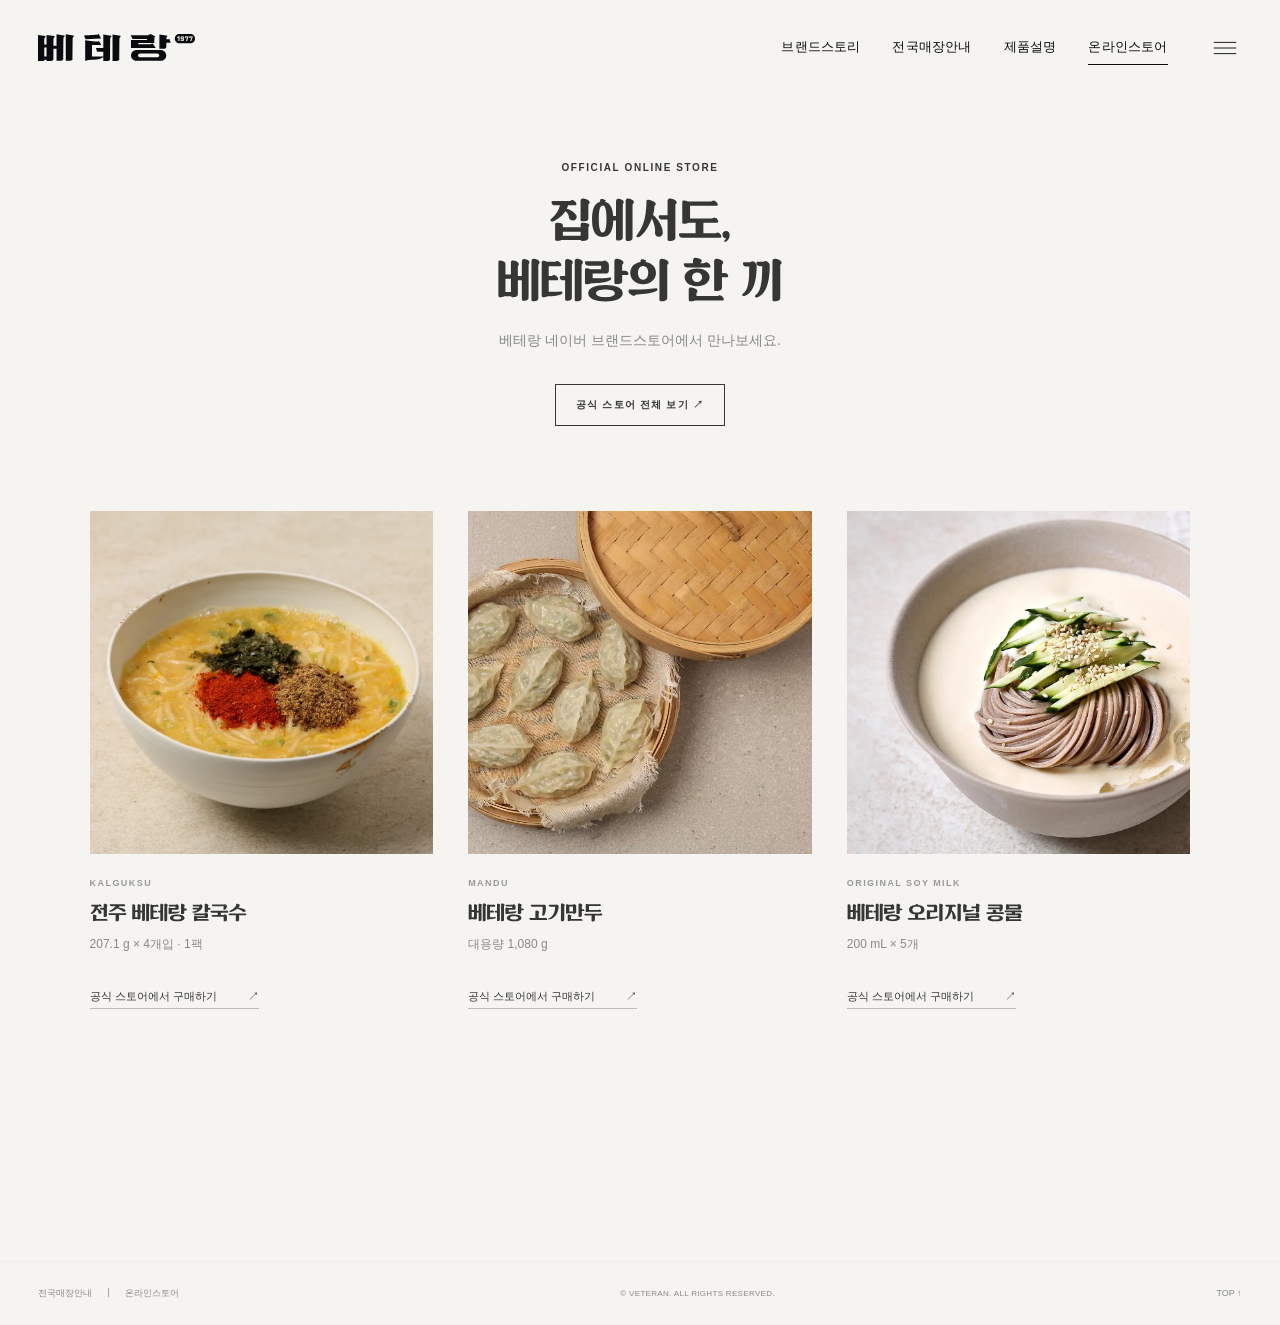
<file: online-store.html>
<!doctype html>
<html lang="ko">
<head>
  <meta charset="utf-8">
  <meta name="viewport" content="width=device-width, initial-scale=1">
  <meta name="description" content="베테랑 공식 온라인스토어에서 칼국수, 고기만두, 콩물을 만나보세요.">
  <meta name="theme-color" content="#F5F4F0">
  <meta property="og:title" content="온라인스토어 | 베테랑">
  <meta property="og:description" content="베테랑 공식 온라인스토어에서 칼국수, 고기만두, 콩물을 만나보세요.">
  <meta property="og:type" content="website">
  <meta property="og:url" content="https://1977veteran.github.io/online-store.html">
  <meta name="robots" content="index,follow">
  <link rel="canonical" href="https://1977veteran.github.io/online-store.html">
  <meta property="og:image" content="https://1977veteran.github.io/assets/brand-still.jpg">
  <meta property="og:image:width" content="1920">
  <meta property="og:image:height" content="1080">
  <title>온라인스토어 | 베테랑</title>
  <link rel="icon" href="assets/favicon.svg" type="image/svg+xml">
  <link rel="stylesheet" href="styles.css?v=20261124-4">
  <script src="app.js?v=20261124-4" defer></script>
</head>
<body class="subpage"><a class="skip" href="#main">본문 바로가기</a><header class="header"><a class="brand" href="index.html" aria-label="베테랑 홈"><img src="assets/logo-light.svg" alt="베테랑 1977" width="157" height="27"></a><nav class="top-nav" aria-label="주요 메뉴"><a href="brand.html">브랜드스토리</a><a href="stores.html">전국매장안내</a><a href="products.html">제품설명</a><a href="online-store.html" aria-current="page">온라인스토어</a></nav><button class="menu-button" aria-label="메뉴 열기" aria-controls="menu" aria-expanded="false"><svg viewBox="0 0 32 32" aria-hidden="true"><path d="M4 10h24M4 16h24M4 22h24"/></svg></button></header>
 <dialog class="menu-panel" id="menu" aria-labelledby="menu-title"><div class="menu-top"><a href="index.html"><img src="assets/logo-dark.svg" width="157" height="27" alt="베테랑 1977"></a><button class="close-button" aria-label="메뉴 닫기" data-close="menu"><svg viewBox="0 0 32 32" aria-hidden="true"><path d="m7 7 18 18M25 7 7 25"/></svg></button></div><p class="eyebrow" id="menu-title">VETERAN · SINCE 1977</p><nav aria-label="전체 메뉴"><a href="brand.html"><span>01</span>브랜드스토리<small>BRAND STORY</small></a><a href="stores.html"><span>02</span>전국매장안내<small>OUR STORES</small></a><a href="products.html"><span>03</span>제품설명<small>OUR PRODUCTS</small></a><a href="online-store.html"><span>04</span>온라인스토어<small>ONLINE STORE</small></a></nav><div class="menu-links"><a href="https://www.instagram.com/veteran_1977/" target="_blank" rel="noopener noreferrer">INSTAGRAM ↗</a><a href="https://brand.naver.com/veteran/" target="_blank" rel="noopener noreferrer">OFFICIAL STORE ↗</a></div></dialog><main id="main">
 <section class="page-intro"><p class="eyebrow">OFFICIAL ONLINE STORE</p><h1><picture><source media="(max-width:650px)" srcset="assets/type-outline/online-store-0-center.svg"><img class="title-art" src="assets/type-outline/online-store-0.svg" alt="" aria-hidden="true" style="width:6.3775em" width="408" height="151"></picture><span class="sr-only">집에서도, 베테랑의 한 끼</span></h1><p>베테랑 네이버 브랜드스토어에서 만나보세요.</p><a class="outline-button" href="https://brand.naver.com/veteran/" target="_blank" rel="noopener noreferrer">공식 스토어 전체 보기 ↗</a></section>
 <section class="shop-grid" aria-label="공식 온라인 판매 제품"><article id="shop-kalguksu"><a class="shop-image" href="https://brand.naver.com/veteran/products/4954028730" target="_blank" rel="noopener noreferrer"><img src="assets/noodle-detail.webp" alt="베테랑 칼국수" width="1000" height="1000"></a><p class="eyebrow">KALGUKSU</p><h2><picture><source media="(max-width:650px)" srcset="assets/type-outline/online-store-1-center.svg"><img class="title-art" src="assets/type-outline/online-store-1.svg" alt="" aria-hidden="true" style="width:8.3355em" width="533" height="65"></picture><span class="sr-only">전주 베테랑 칼국수</span></h2><p>207.1 g × 4개입 · 1팩</p><a class="text-button" href="https://brand.naver.com/veteran/products/4954028730" target="_blank" rel="noopener noreferrer">공식 스토어에서 구매하기 <span>↗</span></a></article><article id="shop-mandu"><a class="shop-image" href="https://brand.naver.com/veteran/products/5247005203" target="_blank" rel="noopener noreferrer"><img src="assets/mandu.webp" alt="베테랑 고기만두" width="1000" height="1000"></a><p class="eyebrow">MANDU</p><h2><picture><source media="(max-width:650px)" srcset="assets/type-outline/online-store-2-center.svg"><img class="title-art" src="assets/type-outline/online-store-2.svg" alt="" aria-hidden="true" style="width:7.0875em" width="454" height="65"></picture><span class="sr-only">베테랑 고기만두</span></h2><p>대용량 1,080 g</p><a class="text-button" href="https://brand.naver.com/veteran/products/5247005203" target="_blank" rel="noopener noreferrer">공식 스토어에서 구매하기 <span>↗</span></a></article><article id="shop-soy"><a class="shop-image" href="https://brand.naver.com/veteran/products/4962716386" target="_blank" rel="noopener noreferrer"><img src="assets/soy-milk.webp" alt="베테랑 오리지널 콩물을 사용한 콩국수" width="1000" height="1000"></a><p class="eyebrow">ORIGINAL SOY MILK</p><h2><picture><source media="(max-width:650px)" srcset="assets/type-outline/online-store-3-center.svg"><img class="title-art" src="assets/type-outline/online-store-3.svg" alt="" aria-hidden="true" style="width:9.3125em" width="596" height="65"></picture><span class="sr-only">베테랑 오리지널 콩물</span></h2><p>200 mL × 5개</p><a class="text-button" href="https://brand.naver.com/veteran/products/4962716386" target="_blank" rel="noopener noreferrer">공식 스토어에서 구매하기 <span>↗</span></a></article></section>
 <section class="shop-information"><h2><picture><source media="(max-width:650px)" srcset="assets/type-outline/online-store-4-center.svg"><img class="title-art" src="assets/type-outline/online-store-4.svg" alt="" aria-hidden="true" style="width:6.5425em" width="419" height="65"></picture><span class="sr-only">주문·배송 안내</span></h2><p>현재 가격과 재고, 배송 일정은 공식 스토어에서 확인해 주세요.<br>주문·결제 및 주문 내역 확인은 네이버 브랜드스토어에서 진행됩니다.</p><a href="https://brand.naver.com/veteran/" target="_blank" rel="noopener noreferrer">베테랑 공식 스토어 ↗</a></section></main><footer class="footer"><div><a href="stores.html">전국매장안내</a><span aria-hidden="true">|</span><a href="online-store.html">온라인스토어</a></div><p>© VETERAN. ALL RIGHTS RESERVED.</p><a href="#main" aria-label="맨 위로 이동">TOP ↑</a></footer></body></html>
</file>
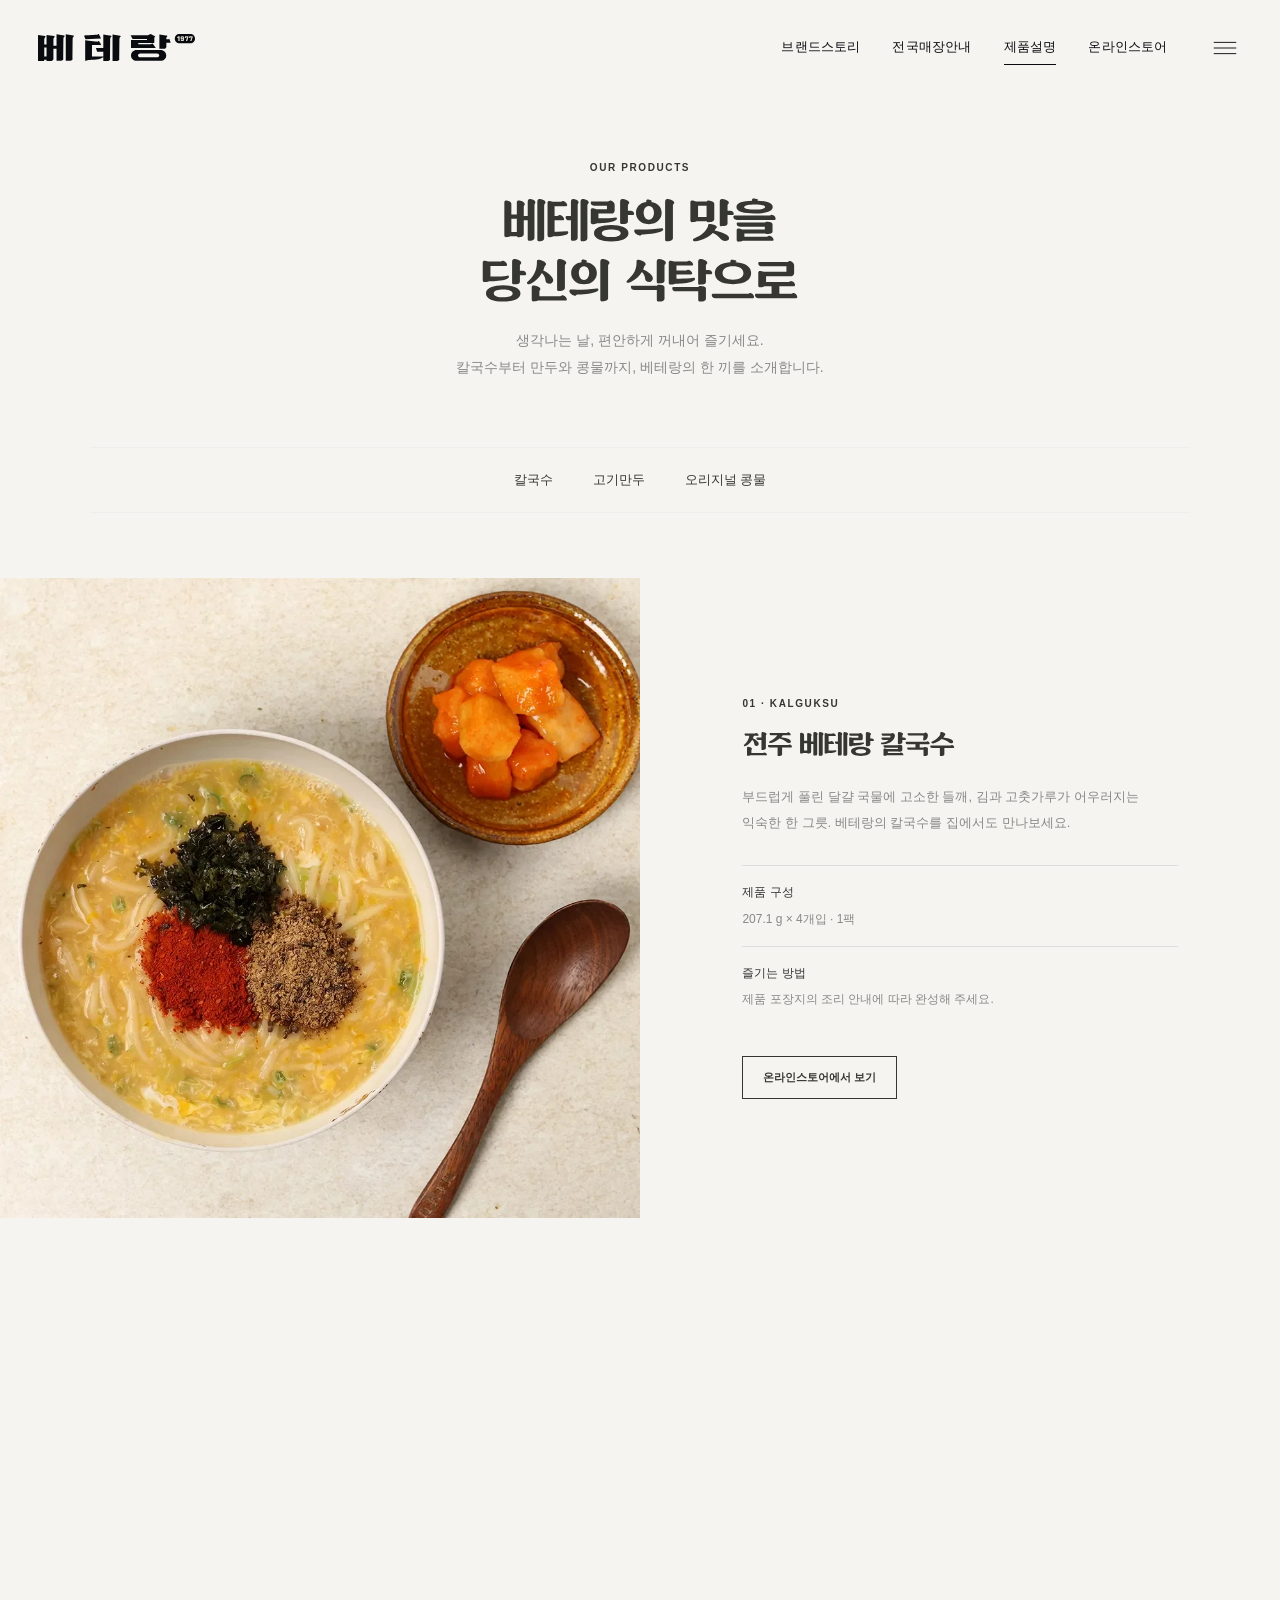
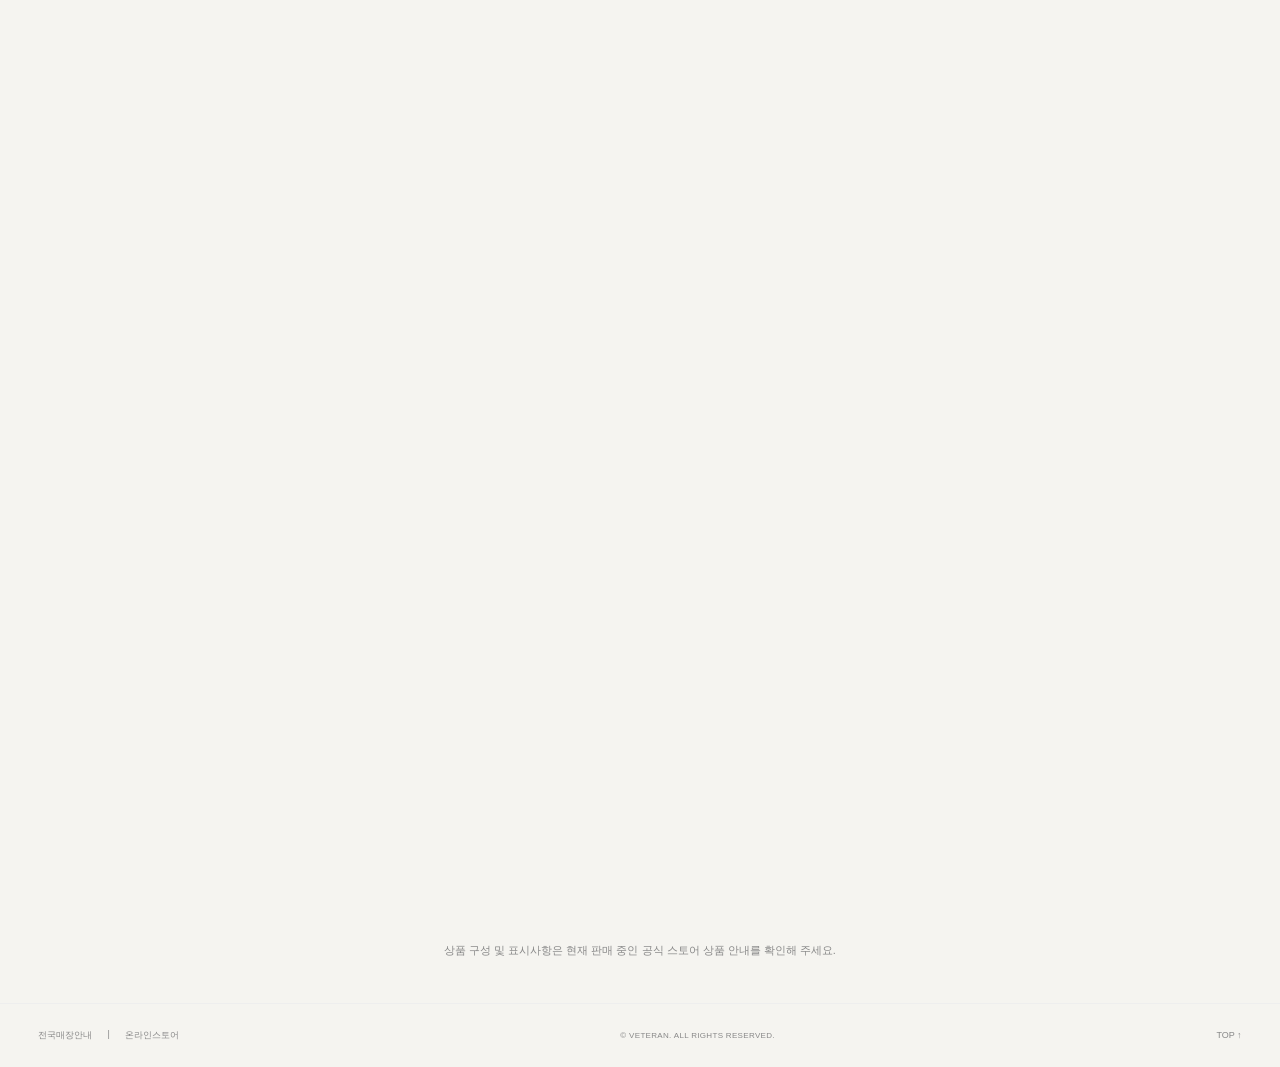
<file: products.html>
<!doctype html>
<html lang="ko">
<head>
  <meta charset="utf-8">
  <meta name="viewport" content="width=device-width, initial-scale=1">
  <meta name="description" content="베테랑 칼국수, 고기만두, 오리지널 콩물. 음식의 특징과 제품 구성을 살펴보세요.">
  <meta name="theme-color" content="#F5F4F0">
  <meta property="og:title" content="제품설명 | 베테랑">
  <meta property="og:description" content="베테랑 칼국수, 고기만두, 오리지널 콩물. 음식의 특징과 제품 구성을 살펴보세요.">
  <meta property="og:type" content="website">
  <meta property="og:url" content="https://1977veteran.github.io/products.html">
  <meta name="robots" content="index,follow">
  <link rel="canonical" href="https://1977veteran.github.io/products.html">
  <meta property="og:image" content="https://1977veteran.github.io/assets/brand-still.jpg">
  <meta property="og:image:width" content="1920">
  <meta property="og:image:height" content="1080">
  <title>제품설명 | 베테랑</title>
  <link rel="icon" href="assets/favicon.svg" type="image/svg+xml">
  <link rel="stylesheet" href="styles.css?v=20261124-4">
  <script src="app.js?v=20261124-4" defer></script>
</head>
<body class="subpage"><a class="skip" href="#main">본문 바로가기</a><header class="header"><a class="brand" href="index.html" aria-label="베테랑 홈"><img src="assets/logo-light.svg" alt="베테랑 1977" width="157" height="27"></a><nav class="top-nav" aria-label="주요 메뉴"><a href="brand.html">브랜드스토리</a><a href="stores.html">전국매장안내</a><a href="products.html" aria-current="page">제품설명</a><a href="online-store.html">온라인스토어</a></nav><button class="menu-button" aria-label="메뉴 열기" aria-controls="menu" aria-expanded="false"><svg viewBox="0 0 32 32" aria-hidden="true"><path d="M4 10h24M4 16h24M4 22h24"/></svg></button></header>
 <dialog class="menu-panel" id="menu" aria-labelledby="menu-title"><div class="menu-top"><a href="index.html"><img src="assets/logo-dark.svg" width="157" height="27" alt="베테랑 1977"></a><button class="close-button" aria-label="메뉴 닫기" data-close="menu"><svg viewBox="0 0 32 32" aria-hidden="true"><path d="m7 7 18 18M25 7 7 25"/></svg></button></div><p class="eyebrow" id="menu-title">VETERAN · SINCE 1977</p><nav aria-label="전체 메뉴"><a href="brand.html"><span>01</span>브랜드스토리<small>BRAND STORY</small></a><a href="stores.html"><span>02</span>전국매장안내<small>OUR STORES</small></a><a href="products.html"><span>03</span>제품설명<small>OUR PRODUCTS</small></a><a href="online-store.html"><span>04</span>온라인스토어<small>ONLINE STORE</small></a></nav><div class="menu-links"><a href="https://www.instagram.com/veteran_1977/" target="_blank" rel="noopener noreferrer">INSTAGRAM ↗</a><a href="https://brand.naver.com/veteran/" target="_blank" rel="noopener noreferrer">OFFICIAL STORE ↗</a></div></dialog><main id="main">
 <section class="page-intro"><p class="eyebrow">OUR PRODUCTS</p><h1><picture><source media="(max-width:650px)" srcset="assets/type-outline/products-0-center.svg"><img class="title-art" src="assets/type-outline/products-0.svg" alt="" aria-hidden="true" style="width:7.0875em" width="454" height="152"></picture><span class="sr-only">베테랑의 맛을 당신의 식탁으로</span></h1><p>생각나는 날, 편안하게 꺼내어 즐기세요.<br>칼국수부터 만두와 콩물까지, 베테랑의 한 끼를 소개합니다.</p></section>
 <nav class="product-index" aria-label="제품 선택"><a href="#kalguksu">칼국수</a><a href="#mandu">고기만두</a><a href="#soy">오리지널 콩물</a></nav>
 <section class="product-editorial" id="kalguksu"><img src="assets/noodle-table.webp" alt="고명과 달걀을 넣어 완성한 베테랑 칼국수와 깍두기" width="1000" height="1000"><div><p class="eyebrow">01 · KALGUKSU</p><h2><picture><source media="(max-width:650px)" srcset="assets/type-outline/products-1-center.svg"><img class="title-art" src="assets/type-outline/products-1.svg" alt="" aria-hidden="true" style="width:8.3355em" width="533" height="65"></picture><span class="sr-only">전주 베테랑 칼국수</span></h2><p>부드럽게 풀린 달걀 국물에 고소한 들깨, 김과 고춧가루가 어우러지는 익숙한 한 그릇. 베테랑의 칼국수를 집에서도 만나보세요.</p><dl><div><dt>제품 구성</dt><dd>207.1 g × 4개입 · 1팩</dd></div><div><dt>즐기는 방법</dt><dd>제품 포장지의 조리 안내에 따라 완성해 주세요.</dd></div></dl><a class="outline-button" href="online-store.html#shop-kalguksu">온라인스토어에서 보기</a></div></section>
 <section class="product-editorial reverse" id="mandu"><img src="assets/mandu.webp" alt="따뜻하게 쪄낸 베테랑 고기만두" width="1000" height="1000" loading="lazy"><div><p class="eyebrow">02 · MANDU</p><h2><picture><source media="(max-width:650px)" srcset="assets/type-outline/products-2-center.svg"><img class="title-art" src="assets/type-outline/products-2.svg" alt="" aria-hidden="true" style="width:7.0875em" width="454" height="65"></picture><span class="sr-only">베테랑 고기만두</span></h2><p>칼국수 한 그릇 곁에 놓아도, 만두만 따뜻하게 즐겨도 좋습니다. 함께 나누기 좋은 베테랑의 고기만두입니다.</p><dl><div><dt>제품 구성</dt><dd>대용량 고기만두 1,080 g</dd></div><div><dt>함께 즐기기</dt><dd>따뜻한 칼국수와 함께 곁들여 보세요.</dd></div></dl><a class="outline-button" href="online-store.html#shop-mandu">온라인스토어에서 보기</a></div></section>
 <section class="product-editorial" id="soy"><img src="assets/soy-milk.webp" alt="베테랑 오리지널 콩물로 차린 콩국수" width="1000" height="1000" loading="lazy"><div><p class="eyebrow">03 · ORIGINAL SOY MILK</p><h2><picture><source media="(max-width:650px)" srcset="assets/type-outline/products-3-center.svg"><img class="title-art" src="assets/type-outline/products-3.svg" alt="" aria-hidden="true" style="width:9.3125em" width="596" height="65"></picture><span class="sr-only">베테랑 오리지널 콩물</span></h2><p>한 잔으로 즐기거나, 면을 삶아 콩국수로 차려보세요. 베테랑의 고소한 콩물을 일상 속에서 편안하게 만나보세요.</p><dl><div><dt>제품 구성</dt><dd>200 mL × 5개</dd></div><div><dt>사진 안내</dt><dd>콩물을 활용한 콩국수 조리 예시입니다.</dd></div></dl><a class="outline-button" href="online-store.html#shop-soy">온라인스토어에서 보기</a></div></section>
 <p class="product-note">상품 구성 및 표시사항은 현재 판매 중인 공식 스토어 상품 안내를 확인해 주세요.</p></main><footer class="footer"><div><a href="stores.html">전국매장안내</a><span aria-hidden="true">|</span><a href="online-store.html">온라인스토어</a></div><p>© VETERAN. ALL RIGHTS RESERVED.</p><a href="#main" aria-label="맨 위로 이동">TOP ↑</a></footer></body></html>
</file>
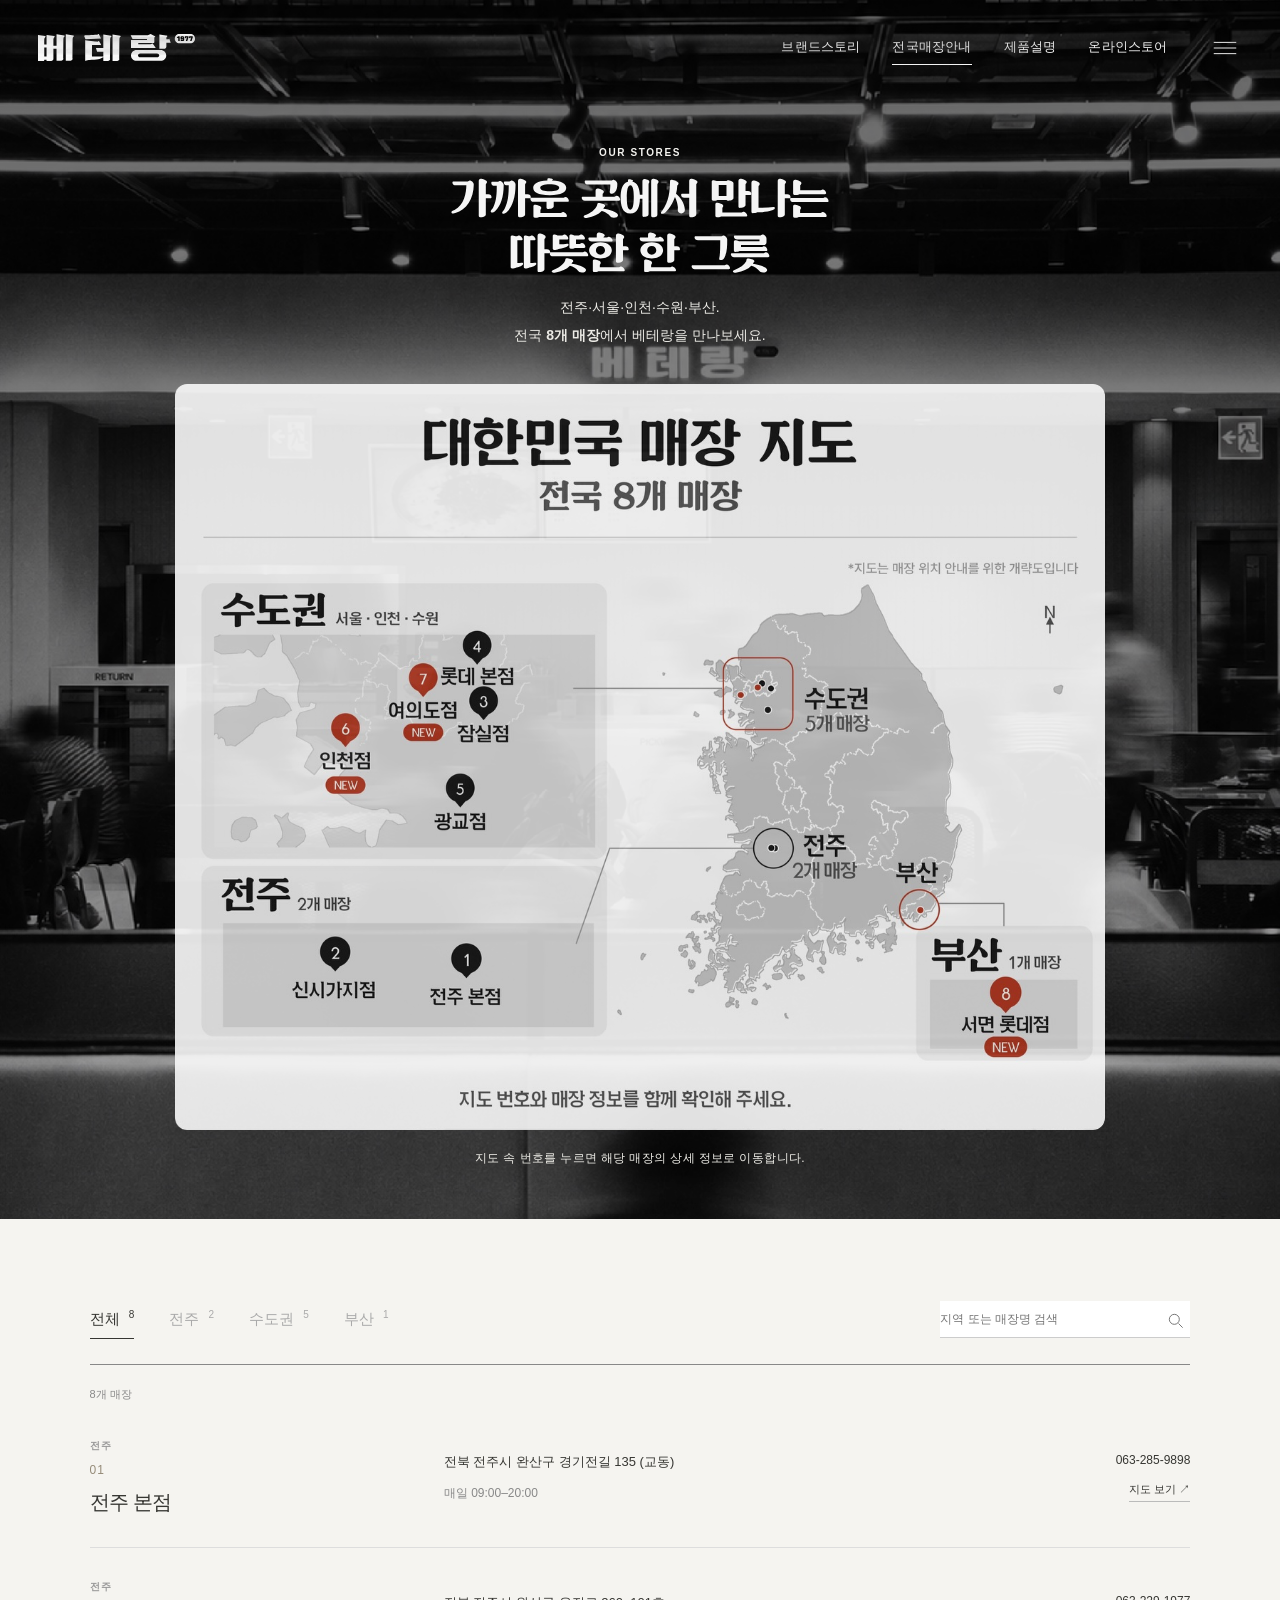
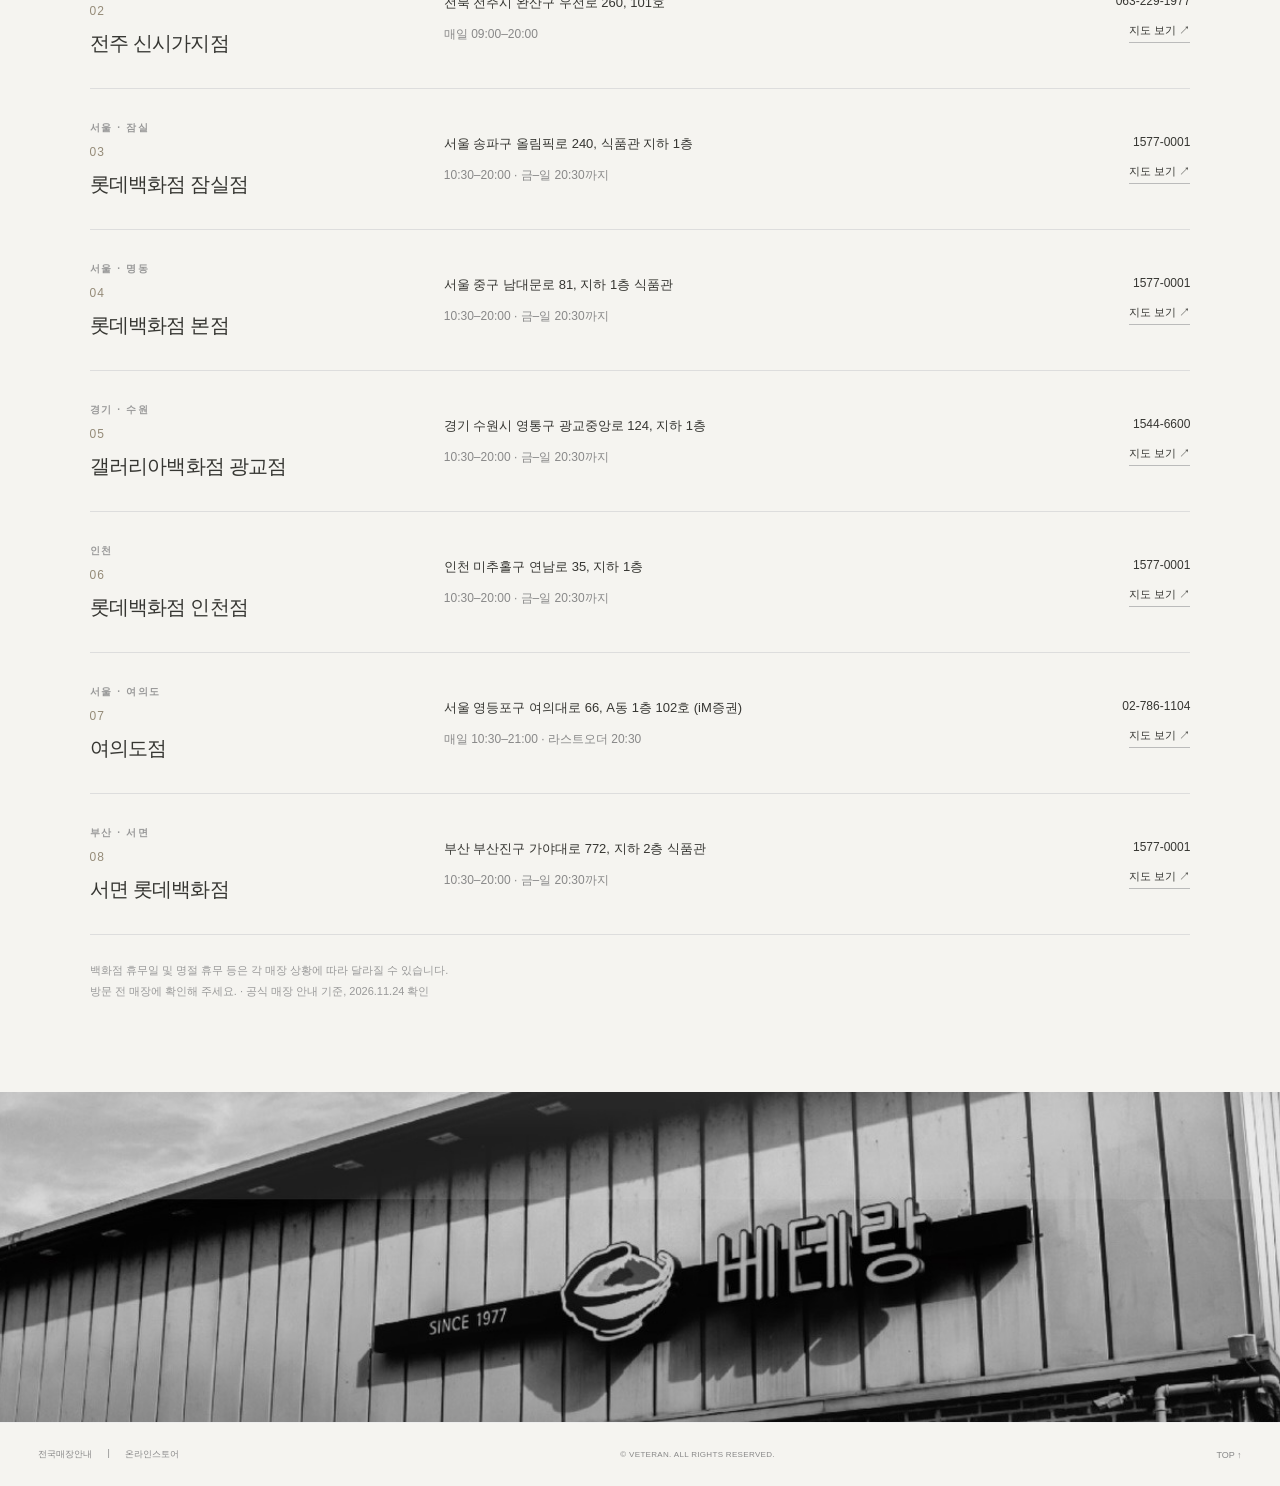
<file: stores.html>
<!doctype html>
<html lang="ko">
<head>
  <meta charset="utf-8">
  <meta name="viewport" content="width=device-width, initial-scale=1">
  <meta name="description" content="전주·서울·인천·수원·부산, 전국 8개 베테랑 매장의 주소와 영업시간, 전화번호, 지도 안내.">
  <meta name="theme-color" content="#F5F4F0">
  <meta property="og:title" content="전국매장안내 | 베테랑">
  <meta property="og:description" content="전주·서울·인천·수원·부산, 전국 8개 베테랑 매장의 주소와 영업시간, 전화번호, 지도 안내.">
  <meta property="og:type" content="website">
  <meta property="og:url" content="https://1977veteran.github.io/stores.html">
  <meta name="robots" content="index,follow">
  <link rel="canonical" href="https://1977veteran.github.io/stores.html">
  <meta property="og:image" content="https://1977veteran.github.io/assets/brand-still.jpg">
  <meta property="og:image:width" content="1920">
  <meta property="og:image:height" content="1080">
  <title>전국매장안내 | 베테랑</title>
  <link rel="icon" href="assets/favicon.svg" type="image/svg+xml">
  <link rel="stylesheet" href="styles.css?v=20261124-4">
  <script src="app.js?v=20261124-4" defer></script>
</head>
<body class="subpage"><a class="skip" href="#main">본문 바로가기</a><header class="header"><a class="brand" href="index.html" aria-label="베테랑 홈"><img src="assets/logo-light.svg" alt="베테랑 1977" width="157" height="27"></a><nav class="top-nav" aria-label="주요 메뉴"><a href="brand.html">브랜드스토리</a><a href="stores.html" aria-current="page">전국매장안내</a><a href="products.html">제품설명</a><a href="online-store.html">온라인스토어</a></nav><button class="menu-button" aria-label="메뉴 열기" aria-controls="menu" aria-expanded="false"><svg viewBox="0 0 32 32" aria-hidden="true"><path d="M4 10h24M4 16h24M4 22h24"/></svg></button></header>
 <dialog class="menu-panel" id="menu" aria-labelledby="menu-title"><div class="menu-top"><a href="index.html"><img src="assets/logo-dark.svg" width="157" height="27" alt="베테랑 1977"></a><button class="close-button" aria-label="메뉴 닫기" data-close="menu"><svg viewBox="0 0 32 32" aria-hidden="true"><path d="m7 7 18 18M25 7 7 25"/></svg></button></div><p class="eyebrow" id="menu-title">VETERAN · SINCE 1977</p><nav aria-label="전체 메뉴"><a href="brand.html"><span>01</span>브랜드스토리<small>BRAND STORY</small></a><a href="stores.html"><span>02</span>전국매장안내<small>OUR STORES</small></a><a href="products.html"><span>03</span>제품설명<small>OUR PRODUCTS</small></a><a href="online-store.html"><span>04</span>온라인스토어<small>ONLINE STORE</small></a></nav><div class="menu-links"><a href="https://www.instagram.com/veteran_1977/" target="_blank" rel="noopener noreferrer">INSTAGRAM ↗</a><a href="https://brand.naver.com/veteran/" target="_blank" rel="noopener noreferrer">OFFICIAL STORE ↗</a></div></dialog><main id="main">
 <section class="stores-hero" aria-label="전국 매장 지도">
  <div class="stores-hero-backdrop" aria-hidden="true"></div>
  <section class="page-intro store-intro-page"><p class="eyebrow">OUR STORES</p><h1><picture><source media="(max-width:650px)" srcset="assets/type-outline/stores-0-center.svg"><img class="title-art" src="assets/type-outline/stores-0.svg" alt="" aria-hidden="true" style="width:9.3275em" width="597" height="152"></picture><span class="sr-only">가까운 곳에서 만나는 따뜻한 한 그릇</span></h1><p>전주·서울·인천·수원·부산.<br>전국 <strong>8개 매장</strong>에서 베테랑을 만나보세요.</p></section>
  <div class="map-shell"><div class="map-controls"><p class="map-mobile-hint">번호를 눌러 매장 정보를 확인하세요.</p><button class="map-zoom" type="button" aria-pressed="false">지도 확대 ＋</button></div><div class="map-scroll"><div class="store-map">
  <svg class="store-map-art" viewBox="67 469 1306 1048" role="img" aria-label="베테랑 공식 전국 8개 매장 지도. 수도권 5개, 전주 2개, 부산 1개."><image href="assets/stores-map.jpg" x="0" y="0" width="1440" height="1920"/></svg>
  <a class="map-pin pin-1" href="#store-1" data-store-jump="1" style="left:31.317%;top:77.099%" aria-label="1번 전주 본점 매장 정보로 이동"><span class="sr-only">1번 전주 본점</span></a><a class="map-pin pin-2" href="#store-2" data-store-jump="2" style="left:17.228%;top:76.145%" aria-label="2번 전주 신시가지점 매장 정보로 이동"><span class="sr-only">2번 전주 신시가지점</span></a><a class="map-pin pin-3" href="#store-3" data-store-jump="3" style="left:33.155%;top:42.462%" aria-label="3번 롯데백화점 잠실점 매장 정보로 이동"><span class="sr-only">3번 롯데백화점 잠실점</span></a><a class="map-pin pin-4" href="#store-4" data-store-jump="4" style="left:32.466%;top:35.210%" aria-label="4번 롯데백화점 본점 매장 정보로 이동"><span class="sr-only">4번 롯데백화점 본점</span></a><a class="map-pin pin-5" href="#store-5" data-store-jump="5" style="left:30.704%;top:54.389%" aria-label="5번 갤러리아백화점 광교점 매장 정보로 이동"><span class="sr-only">5번 갤러리아백화점 광교점</span></a><a class="map-pin pin-6" href="#store-6" data-store-jump="6" style="left:18.300%;top:46.374%" aria-label="6번 롯데백화점 인천점 매장 정보로 이동"><span class="sr-only">6번 롯데백화점 인천점</span></a><a class="map-pin pin-7" href="#store-7" data-store-jump="7" style="left:26.723%;top:39.790%" aria-label="7번 여의도점 매장 정보로 이동"><span class="sr-only">7번 여의도점</span></a><a class="map-pin pin-8" href="#store-8" data-store-jump="8" style="left:89.280%;top:81.966%" aria-label="8번 서면 롯데백화점 매장 정보로 이동"><span class="sr-only">8번 서면 롯데백화점</span></a>
  </div></div><p class="map-help">지도 속 번호를 누르면 해당 매장의 상세 정보로 이동합니다.</p></div>
 </section>
 <section class="directory"><div class="directory-tools"><div class="region-tabs" role="group" aria-label="매장 지역 선택"><button data-region="all" aria-pressed="true">전체 <small>8</small></button><button data-region="jeonju" aria-pressed="false">전주 <small>2</small></button><button data-region="metro" aria-pressed="false">수도권 <small>5</small></button><button data-region="busan" aria-pressed="false">부산 <small>1</small></button></div><label class="directory-search"><span class="sr-only">지역 또는 매장명 검색</span><input type="search" id="directory-search" placeholder="지역 또는 매장명 검색" autocomplete="off"><svg viewBox="0 0 24 24" aria-hidden="true"><circle cx="10" cy="10" r="6"/><path d="m15 15 5 5"/></svg></label></div><p class="directory-count" id="directory-count" aria-live="polite">8개 매장</p><div id="directory-list"><article id="store-1" tabindex="-1" class="directory-row" data-region="jeonju" data-search="전주 본점 전주 전북 전주시 완산구 경기전길 135 (교동)"><div class="store-name"><p class="eyebrow">전주</p><h2><span class="store-row-number" aria-hidden="true">01</span>전주 본점</h2></div><div class="directory-details"><address>전북 전주시 완산구 경기전길 135 (교동)</address><p>매일 09:00–20:00</p></div><div class="directory-links"><a href="tel:063-285-9898">063-285-9898</a><a href="https://map.naver.com/p/search/%EB%B2%A0%ED%85%8C%EB%9E%91%EC%B9%BC%EA%B5%AD%EC%88%98%20%EC%A0%84%EC%A3%BC%20%EB%B3%B8%EC%A0%90" target="_blank" rel="noopener noreferrer" aria-label="전주 본점 지도 보기">지도 보기 ↗</a></div></article><article id="store-2" tabindex="-1" class="directory-row" data-region="jeonju" data-search="전주 신시가지점 전주 전북 전주시 완산구 우전로 260, 101호"><div class="store-name"><p class="eyebrow">전주</p><h2><span class="store-row-number" aria-hidden="true">02</span>전주 신시가지점</h2></div><div class="directory-details"><address>전북 전주시 완산구 우전로 260, 101호</address><p>매일 09:00–20:00</p></div><div class="directory-links"><a href="tel:063-229-1977">063-229-1977</a><a href="https://map.naver.com/p/search/%EB%B2%A0%ED%85%8C%EB%9E%91%EC%B9%BC%EA%B5%AD%EC%88%98%20%EC%A0%84%EC%A3%BC%20%EC%8B%A0%EC%8B%9C%EA%B0%80%EC%A7%80%EC%A0%90" target="_blank" rel="noopener noreferrer" aria-label="전주 신시가지점 지도 보기">지도 보기 ↗</a></div></article><article id="store-3" tabindex="-1" class="directory-row" data-region="metro" data-search="롯데백화점 잠실점 서울 · 잠실 서울 송파구 올림픽로 240, 식품관 지하 1층"><div class="store-name"><p class="eyebrow">서울 · 잠실</p><h2><span class="store-row-number" aria-hidden="true">03</span>롯데백화점 잠실점</h2></div><div class="directory-details"><address>서울 송파구 올림픽로 240, 식품관 지하 1층</address><p>10:30–20:00 · 금–일 20:30까지</p></div><div class="directory-links"><a href="tel:1577-0001">1577-0001</a><a href="https://map.naver.com/p/search/%EB%B2%A0%ED%85%8C%EB%9E%91%EC%B9%BC%EA%B5%AD%EC%88%98%20%EB%A1%AF%EB%8D%B0%EB%B0%B1%ED%99%94%EC%A0%90%20%EC%9E%A0%EC%8B%A4%EC%A0%90" target="_blank" rel="noopener noreferrer" aria-label="롯데백화점 잠실점 지도 보기">지도 보기 ↗</a></div></article><article id="store-4" tabindex="-1" class="directory-row" data-region="metro" data-search="롯데백화점 본점 서울 · 명동 서울 중구 남대문로 81, 지하 1층 식품관"><div class="store-name"><p class="eyebrow">서울 · 명동</p><h2><span class="store-row-number" aria-hidden="true">04</span>롯데백화점 본점</h2></div><div class="directory-details"><address>서울 중구 남대문로 81, 지하 1층 식품관</address><p>10:30–20:00 · 금–일 20:30까지</p></div><div class="directory-links"><a href="tel:1577-0001">1577-0001</a><a href="https://map.naver.com/p/search/%EB%B2%A0%ED%85%8C%EB%9E%91%EC%B9%BC%EA%B5%AD%EC%88%98%20%EB%A1%AF%EB%8D%B0%EB%B0%B1%ED%99%94%EC%A0%90%20%EB%B3%B8%EC%A0%90" target="_blank" rel="noopener noreferrer" aria-label="롯데백화점 본점 지도 보기">지도 보기 ↗</a></div></article><article id="store-5" tabindex="-1" class="directory-row" data-region="metro" data-search="갤러리아백화점 광교점 경기 · 수원 경기 수원시 영통구 광교중앙로 124, 지하 1층"><div class="store-name"><p class="eyebrow">경기 · 수원</p><h2><span class="store-row-number" aria-hidden="true">05</span>갤러리아백화점 광교점</h2></div><div class="directory-details"><address>경기 수원시 영통구 광교중앙로 124, 지하 1층</address><p>10:30–20:00 · 금–일 20:30까지</p></div><div class="directory-links"><a href="tel:1544-6600">1544-6600</a><a href="https://map.naver.com/p/search/%EB%B2%A0%ED%85%8C%EB%9E%91%EC%B9%BC%EA%B5%AD%EC%88%98%20%EA%B0%A4%EB%9F%AC%EB%A6%AC%EC%95%84%EB%B0%B1%ED%99%94%EC%A0%90%20%EA%B4%91%EA%B5%90%EC%A0%90" target="_blank" rel="noopener noreferrer" aria-label="갤러리아백화점 광교점 지도 보기">지도 보기 ↗</a></div></article><article id="store-6" tabindex="-1" class="directory-row" data-region="metro" data-search="롯데백화점 인천점 인천 인천 미추홀구 연남로 35, 지하 1층"><div class="store-name"><p class="eyebrow">인천</p><h2><span class="store-row-number" aria-hidden="true">06</span>롯데백화점 인천점</h2></div><div class="directory-details"><address>인천 미추홀구 연남로 35, 지하 1층</address><p>10:30–20:00 · 금–일 20:30까지</p></div><div class="directory-links"><a href="tel:1577-0001">1577-0001</a><a href="https://map.naver.com/p/search/%EB%B2%A0%ED%85%8C%EB%9E%91%EC%B9%BC%EA%B5%AD%EC%88%98%20%EB%A1%AF%EB%8D%B0%EB%B0%B1%ED%99%94%EC%A0%90%20%EC%9D%B8%EC%B2%9C%EC%A0%90" target="_blank" rel="noopener noreferrer" aria-label="롯데백화점 인천점 지도 보기">지도 보기 ↗</a></div></article><article id="store-7" tabindex="-1" class="directory-row" data-region="metro" data-search="여의도점 서울 · 여의도 서울 영등포구 여의대로 66, A동 1층 102호 (iM증권)"><div class="store-name"><p class="eyebrow">서울 · 여의도</p><h2><span class="store-row-number" aria-hidden="true">07</span>여의도점</h2></div><div class="directory-details"><address>서울 영등포구 여의대로 66, A동 1층 102호 (iM증권)</address><p>매일 10:30–21:00 · 라스트오더 20:30</p></div><div class="directory-links"><a href="tel:02-786-1104">02-786-1104</a><a href="https://map.naver.com/p/search/%EB%B2%A0%ED%85%8C%EB%9E%91%EC%B9%BC%EA%B5%AD%EC%88%98%20%EC%97%AC%EC%9D%98%EB%8F%84%EC%A0%90" target="_blank" rel="noopener noreferrer" aria-label="여의도점 지도 보기">지도 보기 ↗</a></div></article><article id="store-8" tabindex="-1" class="directory-row" data-region="busan" data-search="서면 롯데백화점 부산 · 서면 부산 부산진구 가야대로 772, 지하 2층 식품관"><div class="store-name"><p class="eyebrow">부산 · 서면</p><h2><span class="store-row-number" aria-hidden="true">08</span>서면 롯데백화점</h2></div><div class="directory-details"><address>부산 부산진구 가야대로 772, 지하 2층 식품관</address><p>10:30–20:00 · 금–일 20:30까지</p></div><div class="directory-links"><a href="tel:1577-0001">1577-0001</a><a href="https://map.naver.com/p/search/%EB%B2%A0%ED%85%8C%EB%9E%91%EC%B9%BC%EA%B5%AD%EC%88%98%20%EB%A1%AF%EB%8D%B0%EB%B0%B1%ED%99%94%EC%A0%90%20%EB%B6%80%EC%82%B0%EB%B3%B8%EC%A0%90" target="_blank" rel="noopener noreferrer" aria-label="서면 롯데백화점 지도 보기">지도 보기 ↗</a></div></article></div><p id="directory-empty" class="empty" hidden>검색 결과가 없습니다. 지역이나 매장명을 다시 입력해 주세요.</p><p class="directory-note">백화점 휴무일 및 명절 휴무 등은 각 매장 상황에 따라 달라질 수 있습니다.<br>방문 전 매장에 확인해 주세요. · 공식 매장 안내 기준, 2026.11.24 확인</p></section>
 <figure class="stores-photo"><img src="assets/store-facade.jpg" alt="베테랑 전주 매장 외관" width="1440" height="370" loading="lazy"></figure></main><footer class="footer"><div><a href="stores.html">전국매장안내</a><span aria-hidden="true">|</span><a href="online-store.html">온라인스토어</a></div><p>© VETERAN. ALL RIGHTS RESERVED.</p><a href="#main" aria-label="맨 위로 이동">TOP ↑</a></footer></body></html>
</file>
<file: styles.css>
:root{--ink:#242421;--muted:#888882;--line:#dadad5;--paper:#fff;--serif:'AppleMyungjo','Nanum Myeongjo','Batang',Georgia,serif;--sans:-apple-system,BlinkMacSystemFont,'Segoe UI','Noto Sans KR','Malgun Gothic',sans-serif}
*{box-sizing:border-box}html{scroll-behavior:smooth;scroll-padding-top:0}body{margin:0;background:var(--paper);color:var(--ink);font-family:var(--sans);word-break:keep-all}a{color:inherit;text-decoration:none}button,input{font:inherit}button{color:inherit;cursor:pointer}button:disabled{cursor:default}img{display:block;max-width:100%}h1,h2,h3,p{margin:0}button,a{-webkit-tap-highlight-color:transparent}a:focus-visible,button:focus-visible,input:focus-visible{outline:2px solid #478afe;outline-offset:6px}body:has(dialog[open]){overflow:hidden}.skip{position:fixed;z-index:100;left:20px;top:-80px;background:#fff;color:#111;padding:14px}.skip:focus{top:15px}.header{position:fixed;top:0;left:0;width:100%;z-index:20;display:flex;justify-content:space-between;align-items:center;padding:30px 3%;color:white;mix-blend-mode:difference;pointer-events:none}.header a,.header button{pointer-events:auto}.brand{display:block;width:157px}.brand img{width:100%;height:auto}.menu-button,.close-button{background:none;border:0;padding:2px;width:34px;height:34px}.menu-button svg,.close-button svg{width:30px;height:30px;fill:none;stroke:currentColor;stroke-width:1}.scene{min-height:760px;min-height:max(760px,100svh);position:relative;isolation:isolate}.eyebrow{font-size:10px;line-height:1.5;font-weight:600;letter-spacing:.16em}.scene h1,.scene h2{font-family:var(--serif);font-size:clamp(29px,2.65vw,44px);line-height:1.4;letter-spacing:-.04em;font-weight:400}.description{font-size:12px;line-height:1.85;font-weight:400}.outline-button{display:inline-flex;align-items:center;justify-content:center;gap:18px;min-width:142px;border:1px solid currentColor;padding:13px 20px;font-size:10px;letter-spacing:.12em;font-weight:600;transition:background .25s,color .25s,transform .25s}.outline-button:hover{background:var(--ink);color:#fff}.hero .outline-button:hover{background:#fff;color:#111}.hero{color:white;display:grid;place-items:center;text-align:center;background:#202020;overflow:hidden}.hero-image,.hero-shade{position:absolute;inset:0;width:100%;height:100%;z-index:-2;object-fit:cover;object-position:50% 39%;filter:grayscale(1) brightness(.77)}.hero-shade{z-index:-1;background:linear-gradient(0deg,#0006,transparent 34%,#0002),linear-gradient(90deg,#0003,#0002);}.hero-copy{margin-top:8px;padding:90px 25px}.hero h1{margin-top:23px}.stem{display:block;width:1px;height:47px;background:#ffffff85;margin:24px auto}.hero .description{color:#f1f1ed}.hero .outline-button{margin-top:30px;border-color:#ffffff8c}.scroll-cue{position:absolute;bottom:50px;font-size:8px;letter-spacing:.2em;display:flex;flex-direction:column;gap:13px;align-items:center}.scroll-cue span{height:22px;width:1px;background:#fff7}.side-next,.side-prev{position:absolute;top:50%;right:2.7%;display:flex;align-items:center;gap:12px;writing-mode:vertical-rl;font-size:8px;font-weight:600;letter-spacing:.18em;padding:10px 3px;z-index:3}.side-next span,.side-prev span{height:40px;width:1px;background:currentColor;opacity:.55}.side-prev{right:auto;left:2.7%;transform:rotate(180deg)}.section-heading{text-align:center;padding-top:118px}.section-heading h2{margin-top:18px}.story{padding-bottom:100px;display:flex;flex-direction:column;justify-content:center}.story .section-heading{padding-top:80px}.story-grid{display:grid;grid-template-columns:repeat(3,1fr);gap:42px;width:min(74%,1120px);margin:55px auto 0}.story-photo{position:relative;aspect-ratio:.81;overflow:hidden;background:#ddd}.story-photo img{width:100%;height:100%;object-fit:cover;transition:transform .8s}.story-photo:first-child img{object-position:50% 35%;transform:scale(1.06)}.story-photo:nth-child(2) img{object-position:49% 50%}.story-photo:hover img{transform:scale(1.04)}.story-photo:first-child:hover img{transform:scale(1.1)}.story-photo:after{content:'';position:absolute;inset:35% 0 0;background:linear-gradient(transparent,#0008)}.photo-caption{position:absolute;bottom:28px;left:24px;right:18px;color:white;z-index:1}.photo-caption span{font-size:9px;letter-spacing:.06em;opacity:.85}.photo-caption h3{font-family:var(--serif);font-weight:400;font-size:clamp(15px,1.35vw,21px);line-height:1.5;margin-top:10px;letter-spacing:-.02em}.signature{display:grid;grid-template-columns:1fr 1fr}.signature-image{height:100%;min-height:inherit;overflow:hidden;background:#e8e0d1}.signature-image img{width:100%;height:100%;min-height:inherit;object-fit:cover;object-position:50% 52%}.signature-copy{padding:140px 16%;display:flex;flex-direction:column;align-items:flex-start;justify-content:center}.signature h2,.table h2{margin-top:21px;font-size:clamp(28px,2.65vw,42px)}.short-rule{width:36px;height:1px;background:#777;margin:35px 0}.signature .description,.table .description{color:var(--muted)}.signature .outline-button,.table .outline-button{margin-top:32px}.signature .side-prev{color:#fff}.table{display:grid;grid-template-columns:43% 57%;align-items:center;padding:115px 8% 110px 15.8%;gap:4%}.table-copy{padding-right:8px}.table-grid{display:grid;grid-template-columns:1fr 1fr;gap:35px 26px}.menu-tile{display:block;min-width:0}.menu-tile img{width:100%;aspect-ratio:1;object-fit:cover;transition:transform .4s}.menu-tile:hover img{transform:translateY(-5px)}.menu-tile>span{display:flex;justify-content:space-between;align-items:center;margin-top:13px;font-size:12px}.menu-tile small{font-size:8px;letter-spacing:.06em;color:#888}.text-button{display:block;background:none;border:0;padding:18px 0 4px;font-size:11px;border-bottom:1px solid #bbb;margin-top:15px}.text-button span{margin-left:28px}.journal{padding:62px 8%;border-top:1px solid #eee;display:flex;align-items:center;justify-content:space-between;gap:30px}.journal h2{font-family:var(--serif);font-size:27px;font-weight:400;margin-top:12px}.journal>p{font-size:12px;line-height:1.9;color:#888}.footer{display:flex;align-items:center;justify-content:space-between;gap:20px;border-top:1px solid #eee;padding:25px 3%;font-size:9px;color:#888}.footer>div{display:flex;gap:15px}.footer button{background:none;border:0;padding:0;font-size:inherit}.footer>p{font-size:8px;letter-spacing:.04em}.mobile-only{display:none}
dialog{border:0;color:var(--ink);background:#fff}dialog::backdrop{background:#1118;backdrop-filter:blur(3px)}.menu-panel{width:100%;height:100%;max-height:100%;max-width:100%;padding:32px 8%;margin:0}.menu-top{display:flex;justify-content:space-between;align-items:center}.menu-panel>.eyebrow{margin:70px 0 25px;color:#888}.menu-panel nav{width:min(850px,100%);margin:0 auto}.menu-panel nav>a,.menu-panel nav>button{display:flex;align-items:baseline;width:100%;gap:26px;padding:24px 0;border:0;border-bottom:1px solid #e4e4df;background:none;text-align:left;font-family:var(--serif);font-size:clamp(24px,3vw,42px);font-weight:400}.menu-panel nav span{font-family:var(--sans);font-size:10px;color:#999}.menu-panel nav small{margin-left:auto;font-family:var(--sans);font-size:9px;letter-spacing:.1em;color:#999}.menu-panel nav a:hover,.menu-panel nav button:hover{color:#8c7157}.menu-links{display:flex;gap:35px;margin:45px auto 0;width:min(850px,100%);font-size:10px;letter-spacing:.1em}.stores-panel{width:min(760px,92%);max-height:90svh;padding:48px}.store-head{display:flex;justify-content:space-between;gap:20px}.store-head h2{font-family:var(--serif);font-weight:400;font-size:30px;margin-top:14px}.store-intro{font-size:12px;line-height:1.7;color:#777;margin-top:23px}.search-label{display:block;font-size:11px;margin:26px 0 9px}.stores-panel input{width:100%;border:0;border-bottom:1px solid #777;padding:12px 0;border-radius:0;background:#fff;color:#222;font-size:14px}.store-row{padding:19px 0;border-bottom:1px solid #e5e5e2;display:flex;justify-content:space-between;align-items:center;gap:16px}.store-row h3{font-size:15px;font-weight:500}.store-row p{font-size:11px;color:#888;margin-top:7px;line-height:1.6}.store-row a{font-size:11px;white-space:nowrap;border-bottom:1px solid #bbb;padding:5px 0}.store-note,.empty{color:#888;font-size:10px;line-height:1.8;margin-top:22px}.empty{padding:25px 0}
.menu-tile img{height:auto}
@media(min-width:1600px){.story-grid{gap:52px}.scene{min-height:900px;min-height:100svh}.signature-copy{padding-left:20%}.table{padding-top:120px;padding-bottom:120px}.description{font-size:14px}}
@media(max-width:1000px){.header{padding:25px 4%}.scene{min-height:700px;min-height:100svh}.story-grid{width:80%;gap:20px}.photo-caption{left:17px;bottom:20px}.signature-copy{padding-left:14%;padding-right:13%}.table{padding:110px 7% 90px 11%;grid-template-columns:42% 58%;gap:2%}.table-grid{gap:23px 16px}.menu-tile>span{font-size:11px;display:block}.menu-tile small{display:block;margin-top:5px}.side-next{right:2%}.side-prev{left:2%}}
@media(max-width:650px){.header{padding:23px 6%}.brand{width:130px}.scene h1,.scene h2{font-size:29px}.hero{min-height:100svh}.hero-image{object-position:45% 37%}.hero-copy{padding:90px 35px 115px}.hero h1{font-size:31px;line-height:1.5}.mobile-only{display:block}.stem{height:35px;margin:22px auto}.hero .description{font-size:11px}.scroll-cue{bottom:35px}.side-next,.side-prev{display:none}.story{min-height:0;padding:80px 7%}.story .section-heading{padding-top:0}.section-heading h2{font-size:26px}.story-grid{width:100%;gap:18px;grid-template-columns:1fr;margin-top:35px}.story-photo{aspect-ratio:1.02}.story-photo:first-child{aspect-ratio:1.12}.story-photo:first-child img{object-position:50% 35%}.photo-caption{left:25px;bottom:25px}.photo-caption h3{font-size:23px}.photo-caption span{font-size:10px}.signature{display:block;min-height:0}.signature-image{height:95vw;min-height:0}.signature-image img{min-height:0;object-position:center}.signature-copy{padding:65px 11% 75px;min-height:430px}.signature h2,.table h2{font-size:29px}.short-rule{margin:27px 0}.description{font-size:12px}.table{display:flex;flex-direction:column;align-items:stretch;padding:65px 7% 75px;min-height:0;gap:40px}.table-copy{padding-left:4%}.table-grid{gap:26px 17px}.menu-tile img{aspect-ratio:1}.menu-tile>span{font-size:12px}.journal{padding:45px 8%;display:block}.journal>p{margin:22px 0}.journal .outline-button{margin-top:4px}.footer{padding:25px 7%;flex-wrap:wrap;gap:20px}.footer>p{order:3;width:100%}.menu-panel{padding:25px 7%}.menu-panel>.eyebrow{margin-top:65px}.menu-panel nav>a,.menu-panel nav>button{gap:15px;padding:24px 0;font-size:25px}.menu-panel nav small{display:none}.menu-links{gap:24px}.stores-panel{padding:28px 24px}.store-head h2{font-size:26px}.store-row h3{font-size:14px}.store-row p{font-size:10px}}
@media(prefers-reduced-motion:reduce){html{scroll-behavior:auto}*,*:before,*:after{transition:none!important;animation:none!important}}

/* Separate pages and visible top navigation */
[hidden]{display:none!important}.top-nav{display:flex;align-items:center;justify-content:flex-end;gap:32px;margin-left:auto;margin-right:40px;font-size:13px;letter-spacing:.015em;pointer-events:auto}.top-nav a{padding:8px 0;white-space:nowrap;border-bottom:1px solid transparent}.top-nav a:hover,.top-nav a[aria-current=page]{border-color:currentColor}.header .menu-button{flex-shrink:0}.hero-video{filter:grayscale(1) brightness(.85);object-position:50% 50%}.video-toggle{position:absolute;right:3%;bottom:28px;z-index:4;background:none;border:0;color:#fff;padding:10px 0;font-size:9px;letter-spacing:.08em}.video-toggle span{margin-left:8px}.subpage .header{background:none}.page-intro{text-align:center;padding:160px 7% 65px}.page-intro h1{font-family:var(--serif);font-size:clamp(35px,3.5vw,55px);font-weight:400;line-height:1.45;letter-spacing:-.055em;margin:22px 0 24px}.page-intro>p:last-of-type{font-size:14px;line-height:1.95;color:#888}.page-intro .outline-button{margin-top:30px}.brand-wide{margin:0 7%;height:min(58vw,670px);overflow:hidden}.brand-wide img{width:100%;height:100%;object-fit:cover;}.editorial-section{display:grid;grid-template-columns:1fr 1fr;gap:10%;padding:90px 14%}.editorial-section h2,.brand-pair h2,.page-end h2{font-family:var(--serif);font-size:clamp(29px,2.8vw,42px);font-weight:400;line-height:1.5;letter-spacing:-.045em;margin-top:22px}.editorial-copy{font-size:14px;line-height:2;color:#777}.editorial-copy p+p{margin-top:25px}.brand-pair{display:grid;grid-template-columns:1fr 1fr;align-items:center;background:#faf9f7}.brand-pair>img{width:100%;height:auto;aspect-ratio:1;object-fit:cover}.brand-pair>div{padding:12% 16%}.brand-pair p:not(.eyebrow){color:#888;line-height:1.9;font-size:13px;margin:28px 0}.page-end{text-align:center;padding:100px 7%}.page-end>div{display:flex;gap:16px;justify-content:center;margin-top:38px}.page-end .outline-button{font-size:12px}.directory{width:min(86%,1320px);margin:15px auto 90px}.directory-tools{display:flex;align-items:center;justify-content:space-between;border-bottom:1px solid #888;gap:28px;padding-bottom:25px}.region-tabs{display:flex;gap:35px}.region-tabs button{background:none;border:0;border-bottom:1px solid transparent;padding:9px 0;font-size:15px;color:#aaa}.region-tabs button[aria-pressed=true]{color:#222;border-color:#222}.region-tabs small{font-size:10px;margin-left:5px;vertical-align:super}.directory-search{position:relative;width:250px}.directory-search input{border:0;border-bottom:1px solid #ccc;padding:11px 30px 11px 0;font-size:12px;background:#fff;border-radius:0;width:100%;color:#222}.directory-search svg{position:absolute;right:4px;top:10px;width:20px;height:20px;fill:none;stroke:#777;stroke-width:1.2}.sr-only{position:absolute!important;width:1px;height:1px;padding:0;margin:-1px;overflow:hidden;clip:rect(0,0,0,0);white-space:nowrap;border:0}.directory-count{font-size:11px;color:#888;margin:22px 0 5px}.directory-row{display:grid;grid-template-columns:30% 1fr auto;gap:24px;align-items:center;padding:31px 0;border-bottom:1px solid #ddd}.directory-row .eyebrow{color:#999;font-size:10px;margin-bottom:10px}.directory-row h2{font-size:20px;font-weight:500;letter-spacing:-.04em}.directory-details address{font-style:normal;font-size:13px;line-height:1.8}.directory-details p{font-size:12px;color:#888;line-height:1.8;margin-top:9px}.directory-links{display:flex;flex-direction:column;gap:15px;align-items:flex-end;font-size:12px}.directory-links a:last-child{font-size:11px;border-bottom:1px solid #bbb;padding-bottom:4px}.directory-note{font-size:11px;color:#999;line-height:1.9;margin-top:25px}.stores-photo{width:100%;margin:0;height:330px;overflow:hidden}.stores-photo img{width:100%;height:100%;object-fit:cover;}.product-index{display:flex;gap:40px;justify-content:center;margin:0 7% 65px;border-top:1px solid #eee;border-bottom:1px solid #eee;padding:23px;font-size:13px}.product-editorial{display:grid;grid-template-columns:1fr 1fr;align-items:center;scroll-margin-top:95px}.product-editorial>img{width:100%;height:auto;aspect-ratio:1;object-fit:cover}.product-editorial>div{padding:9% 16%}.product-editorial h2{font-family:var(--serif);font-size:clamp(26px,2.4vw,38px);font-weight:400;line-height:1.5;letter-spacing:-.045em;margin:20px 0 27px}.product-editorial p:not(.eyebrow){font-size:13px;color:#888;line-height:1.95}.product-editorial dl{margin:30px 0}.product-editorial dl>div{border-top:1px solid #ddd;padding:15px 0;font-size:12px;line-height:1.9}.product-editorial dt{color:#333;font-weight:500}.product-editorial dd{margin:4px 0 0;color:#888}.product-editorial .outline-button{font-size:11px;letter-spacing:0}.product-editorial.reverse>img{grid-column:2;grid-row:1}.product-editorial.reverse>div{grid-column:1;grid-row:1}.product-note{font-size:11px;color:#888;padding:45px 7%;text-align:center}.shop-grid{display:grid;grid-template-columns:repeat(3,1fr);gap:35px;width:86%;margin:20px auto 95px}.shop-image{display:block;overflow:hidden}.shop-image img{width:100%;height:auto;aspect-ratio:1;object-fit:cover;transition:transform .6s}.shop-image:hover img{transform:scale(1.025)}.shop-grid .eyebrow{margin-top:23px;color:#999;font-size:9px}.shop-grid h2{font-size:19px;font-weight:500;letter-spacing:-.04em;margin-top:12px}.shop-grid p:not(.eyebrow){font-size:12px;color:#888;line-height:1.8;margin-top:12px}.shop-grid .text-button{font-size:11px;width:max-content;max-width:100%;letter-spacing:0}.shop-information{padding:45px 7% 65px;border-top:1px solid #eee;display:grid;grid-template-columns:1fr 2fr 1fr;gap:30px;align-items:start}.shop-information h2{font-size:17px;font-weight:500}.shop-information p{font-size:12px;line-height:1.9;color:#888}.shop-information>a{font-size:11px;text-align:right;text-decoration:underline;text-underline-offset:5px}
@media(max-width:900px){.top-nav{gap:21px;margin-right:25px;font-size:12px}.header .brand{width:135px}.editorial-section{padding:65px 9%;gap:8%}.brand-pair>div,.product-editorial>div{padding:12%}.directory-row{grid-template-columns:31% 1fr;gap:16px}.directory-links{grid-column:2;flex-direction:row;justify-content:space-between;align-items:center}.shop-grid{gap:22px}.shop-grid h2{font-size:17px}}
@media(max-width:650px){.header{flex-wrap:wrap;row-gap:15px;padding:18px 5%}.header .brand{width:116px}.top-nav{order:3;width:100%;justify-content:space-between;gap:10px;margin:0;font-size:11px}.header .menu-button{margin-left:auto;width:27px;height:27px}.header .menu-button svg{width:27px;height:27px}.page-intro{padding:150px 7% 50px}.page-intro h1{font-size:33px}.page-intro>p:last-of-type{font-size:12px}.brand-wide{margin:0;height:75vw}.editorial-section{display:block;padding:55px 9%}.editorial-copy{margin-top:32px;font-size:13px}.brand-pair{display:block}.brand-pair>div{padding:52px 9%}.brand-pair h2,.editorial-section h2,.page-end h2{font-size:29px}.page-end{padding:65px 7%}.page-end>div{gap:12px}.page-end .outline-button{min-width:0;font-size:11px;padding:13px 15px}.directory{width:86%;margin-bottom:55px}.directory-tools{display:block;padding-bottom:18px}.region-tabs{gap:28px}.region-tabs button{font-size:13px}.directory-search{display:block;width:100%;margin-top:20px}.directory-row{display:block;padding:25px 0}.directory-row h2{font-size:19px}.directory-details{margin-top:15px}.directory-details address{font-size:12px}.directory-details p{font-size:11px;margin-top:6px}.directory-links{margin-top:19px;justify-content:flex-start;gap:28px;font-size:12px}.directory-note{font-size:10px}.stores-photo{height:210px}.product-index{gap:25px;font-size:12px;margin-bottom:0;padding:20px 0}.product-editorial{display:flex;flex-direction:column;scroll-margin-top:110px}.product-editorial>div{padding:45px 9% 60px}.product-editorial h2{font-size:28px}.product-editorial p:not(.eyebrow){font-size:13px}.product-note{text-align:left;font-size:10px;line-height:1.9;padding:25px 7%}.shop-grid{grid-template-columns:1fr;width:86%;gap:50px;margin-top:0;margin-bottom:55px}.shop-grid h2{font-size:22px}.shop-information{display:block;padding:35px 7% 50px}.shop-information p{margin:20px 0}.shop-information>a{display:inline-block;text-align:left}.video-toggle{right:6%;bottom:23px;font-size:9px}.hero-copy{padding-top:150px}.hero h1{font-size:30px}}

/* Locally activated title face; no proprietary font binary is distributed. */
:root{--headline:"JJ 블랙로즈","J블랙로즈","JJ BlackRose","JBlackRose","J Black Rose",var(--serif)}
.page-intro h1,.editorial-section h2,.brand-pair h2,.page-end h2,.product-editorial h2{font-family:var(--headline)}
@font-face{font-family:'VETERAN Title';src:local('JJ블랙로즈'),local('JJ 블랙로즈'),local('JJBlackRose'),local('J블랙로즈'),local('JBlackRose'),local('J Black Rose');font-style:normal;font-weight:400;font-display:swap}
:root{--headline:'VETERAN Title','JJ블랙로즈','JJ 블랙로즈','J블랙로즈','JJBlackRose','JBlackRose',var(--serif)}
.hero h1,.section-heading h2,.signature h2,.table h2,.page-intro h1,.editorial-section h2,.brand-pair h2,.page-end h2,.product-editorial h2{font-family:var(--headline)}
.stores-photo img{height:120%;object-position:center top}
/* Reporting revision: warm paper, page-specific titles, official interactive map. */
:root{--paper:#f5f4f0;--headline:'VETERAN Title',var(--serif)}
@font-face{font-family:'VETERAN Kwangya';src:local('SDKwangya'),local('Sandoll 광야'),local('산돌 광야');font-style:normal;font-weight:400;font-display:swap}
.subpage{--headline:'VETERAN Kwangya',var(--sans)}
.subpage h1,.subpage .editorial-section h2,.subpage .brand-pair h2,.subpage .page-end h2,.subpage .product-editorial h2{font-family:var(--headline);font-weight:400}
.menu-panel,.signature-copy,.table-copy,.journal,.footer,.product-editorial>div,.shop-card{background:var(--paper)}
.stores-hero{position:relative;isolation:isolate;padding:0 5% 52px;overflow:hidden;color:#f5f4f0}
.stores-hero-backdrop{position:absolute;inset:0;z-index:-2;background:linear-gradient(180deg,rgba(0,0,0,.56),rgba(0,0,0,.28)),url('assets/store-facade.jpg') center/cover no-repeat;}
.stores-hero .page-intro{padding:145px 0 35px}
.stores-hero .page-intro h1{font-size:clamp(32px,3.2vw,48px);margin:17px 0 20px}
.stores-hero .page-intro>p:last-of-type{color:#ecebe6}
.map-shell{max-width:930px;margin:auto}
.map-scroll{overflow-x:auto;overscroll-behavior-x:contain;scrollbar-width:thin;scrollbar-color:#bbb transparent}
.store-map{position:relative;width:100%;aspect-ratio:1306/1048}
.store-map-art{display:block;width:100%;height:100%;opacity:.9;border-radius:12px;overflow:hidden}
.map-pin{position:absolute;transform:translate(-50%,-50%);width:4.5%;aspect-ratio:1;min-width:44px;min-height:44px;border:2px solid transparent;border-radius:50%;transition:box-shadow .2s,background .2s;z-index:2}
.map-pin:hover,.map-pin:focus-visible{background:rgba(255,255,255,.22);border-color:#a83722;box-shadow:0 0 0 5px rgba(168,55,34,.2);outline:none}
.map-help{font-size:12px;text-align:center;letter-spacing:.03em;margin:20px 0 0;color:#f0efe9}
.map-mobile-hint{display:none}
.directory{padding-top:66px}
.directory-row{scroll-margin-top:112px;outline:none;transition:background .3s,box-shadow .3s}
.directory-row:target,.directory-row.is-selected{background:#ebe9e2;box-shadow:18px 0 #ebe9e2,-18px 0 #ebe9e2}
.store-row-number{font-family:var(--sans);font-size:12px;font-weight:400;color:#958b78;display:block;margin-bottom:12px;letter-spacing:.08em}
@media(max-width:650px){.stores-hero{padding:0 20px 30px}.stores-hero .page-intro{padding:152px 0 28px}.stores-hero .page-intro h1{font-size:31px}.store-map{min-width:700px}.map-mobile-hint{display:block;font-size:11px;color:#e6e3dc;margin:0 0 10px}.map-help{font-size:11px;line-height:1.7;margin-top:15px}.directory{padding-top:35px}.directory-row{scroll-margin-top:128px}.map-pin{min-width:44px}.directory-row:target,.directory-row.is-selected{box-shadow:10px 0 #ebe9e2,-10px 0 #ebe9e2}}
.stores-hero-backdrop{background-image:linear-gradient(180deg,rgba(0,0,0,.48),rgba(0,0,0,.18)),url('assets/brand-still.jpg');background-position:center center}
.title-art{display:block;max-width:100%;height:auto;object-fit:contain}
.hero h1 .title-art,.section-heading .title-art,.page-intro .title-art,.journal .title-art{margin-inline:auto}
.hero h1 .title-art,.stores-hero h1 .title-art{filter:brightness(0) invert(.96)}
@media(prefers-reduced-motion:reduce){html{scroll-behavior:auto}}
.map-controls{display:none}
.header.is-scrolled{background:rgba(245,244,240,.97);color:var(--ink);mix-blend-mode:normal}
.header.is-scrolled .brand img{filter:none}
@media(max-width:650px){.map-controls{display:flex;align-items:center;justify-content:space-between;gap:10px;margin:0 0 12px}.map-controls .map-mobile-hint{margin:0;font-size:10px}.map-zoom{background:transparent;color:#f5f4f0;border:1px solid #bdb9b0;padding:8px 10px;font-size:11px;white-space:nowrap}.store-map{min-width:0}.map-shell.is-zoomed .store-map{min-width:700px}.map-pin{min-width:28px;min-height:28px}.map-shell.is-zoomed .map-pin{min-width:44px;min-height:44px}}

/* Second review: quieter photography and responsive editorial typography. */
:root{--ink:#363632}
.skip,.hero .outline-button:hover,.stores-panel input,.directory-search input,.region-tabs button[aria-pressed=true]{color:var(--ink)}
.region-tabs button[aria-pressed=true]{border-color:var(--ink)}
.page-end h2 .title-art{margin-inline:auto}
.editorial-section h2,.brand-pair h2,.page-end h2{font-size:clamp(25px,2.25vw,34px)}
.signature h2,.table h2{font-size:clamp(25px,2.25vw,34px)}
.product-editorial h2{font-size:clamp(23px,2vw,31px)}
.section-heading h2{font-size:clamp(26px,2.3vw,37px)}
.photo-caption h3{font-family:var(--sans);font-size:clamp(13px,1.05vw,16px);line-height:1.45;font-weight:400;letter-spacing:-.025em;margin-top:8px}
.photo-caption span{font-size:9px;letter-spacing:.025em}
.story-photo img{}
.story-photo:nth-child(2) img{object-position:50% 58%}
.story-photo:nth-child(3) img{object-position:48% 55%}
.story-photo:after{background:linear-gradient(transparent,#0009)}
.signature-image img{object-position:60% 50%;}
.material-study{padding:95px 8% 105px;background:#eeede7}
.material-heading{text-align:center;margin-bottom:42px}
.material-heading h2{font-size:20px;font-weight:400;letter-spacing:-.04em;margin:18px 0 14px}
.material-heading>p:last-child{font-size:12px;color:var(--muted)}
.material-grid{display:grid;grid-template-columns:repeat(4,1fr);gap:25px;max-width:1250px;margin:auto}
.material-grid figure{margin:0;min-width:0}
.material-grid img{width:100%;height:auto;aspect-ratio:.86;object-fit:cover;}
.material-grid figcaption{text-align:center;font-size:11px;color:#77776f;margin-top:18px}
.table{background-image:linear-gradient(90deg,#f5f4f0f5 25%,#f5f4f0b8),url('assets/noodle-pattern.jpg');background-repeat:no-repeat;background-position:right center;background-size:auto,29% auto}
.table-copy{background:none}
.table .menu-tile img{}
.journal{justify-content:center;gap:45px}
.journal-brush{width:110px;height:100px;object-fit:cover;mix-blend-mode:multiply;flex-shrink:0}
.stores-hero-backdrop{background-image:linear-gradient(180deg,rgba(0,0,0,.6),rgba(0,0,0,.28)),url('assets/store-interior.jpg');background-position:center 58%}
.header.is-scrolled .brand img{filter:none}
@media(max-width:900px){.journal{gap:24px}.journal-brush{width:85px}.material-grid{gap:16px}}
@media(max-width:650px){
 .photo-caption{left:20px;right:20px;bottom:23px;text-align:center}
 .photo-caption h3{font-size:15px;line-height:1.35;margin-top:8px;letter-spacing:-.025em}
 .photo-caption span{font-size:9px;line-height:1.3}
 .signature-copy,.table-copy,.editorial-section,.brand-pair>div,.product-editorial>div,.shop-information,.journal{text-align:center}
 .signature-copy{align-items:center;padding:56px 9% 64px;min-height:0}
 .signature h2,.table h2,.editorial-section h2,.brand-pair h2,.page-end h2{font-size:25px}
 .product-editorial h2{font-size:24px}
 .section-heading h2{font-size:24px}
 .signature .title-art,.table .title-art,.editorial-section .title-art,.brand-pair .title-art,.product-editorial .title-art,.page-end .title-art,.shop-grid .title-art{margin-inline:auto}
 .short-rule{margin:26px auto}
 .table-copy{padding:0}
 .table .text-button,.editorial-copy .text-button{margin-left:auto;margin-right:auto;width:max-content}
 .table .menu-tile>span{text-align:center;font-size:11px}
 .table{background-size:auto,55% auto;background-position:center,right bottom}
 .material-study{padding:60px 7% 65px}
 .material-heading{margin-bottom:30px}
 .material-heading h2{font-size:17px}
 .material-grid{grid-template-columns:1fr 1fr;gap:26px 16px}
 .material-grid figcaption{font-size:10px;margin-top:12px}
 .journal-brush{width:95px;height:82px;margin:0 auto 28px}
 .journal .title-art{margin-inline:auto}
 .journal>p{font-size:11px}
 .shop-grid .text-button{margin-left:auto;margin-right:auto}
 .shop-information>a{text-align:center}
}

/* Four original-color photographs replace the enlarged onion image. */
.signature-slideshow{position:relative;isolation:isolate;overflow:hidden}
.signature-slideshow img{position:absolute;inset:0;width:100%;height:100%;min-height:0;object-fit:cover;object-position:center;filter:none;opacity:0;transition:opacity .28s ease}
.signature-slideshow img.is-active{opacity:1;z-index:1}


@media(max-width:650px){.signature-slideshow{height:95vw;min-height:0}}

/* Repeat gentle section entrances when scrolling in either direction. */
.scroll-reveal{opacity:0;transform:translate3d(0,var(--reveal-offset,22px),0);transition:opacity .72s ease,transform .72s cubic-bezier(.22,.61,.36,1)}
.scroll-reveal.is-in-view,.scroll-reveal:focus-within{opacity:1;transform:translate3d(0,0,0)}
@media(prefers-reduced-motion:reduce){.scroll-reveal{opacity:1;transform:none;transition:none}}
</file>
